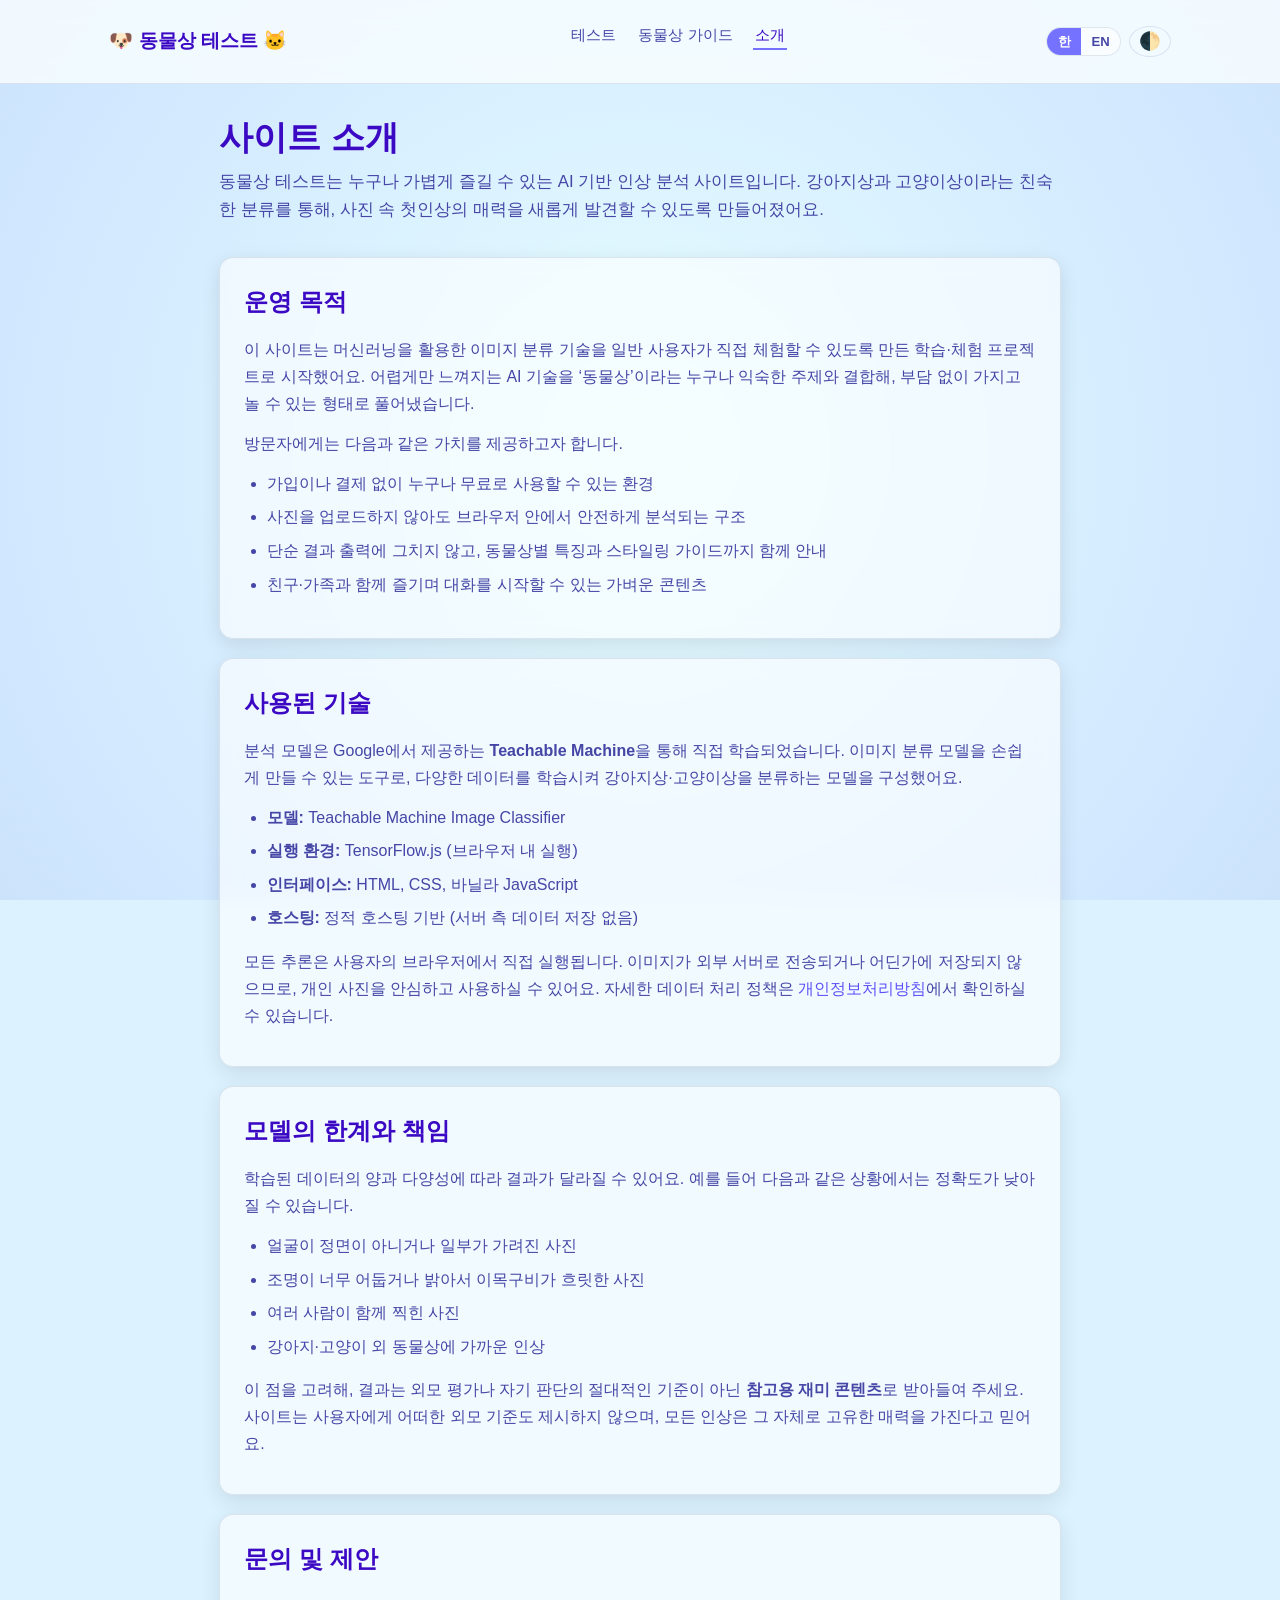
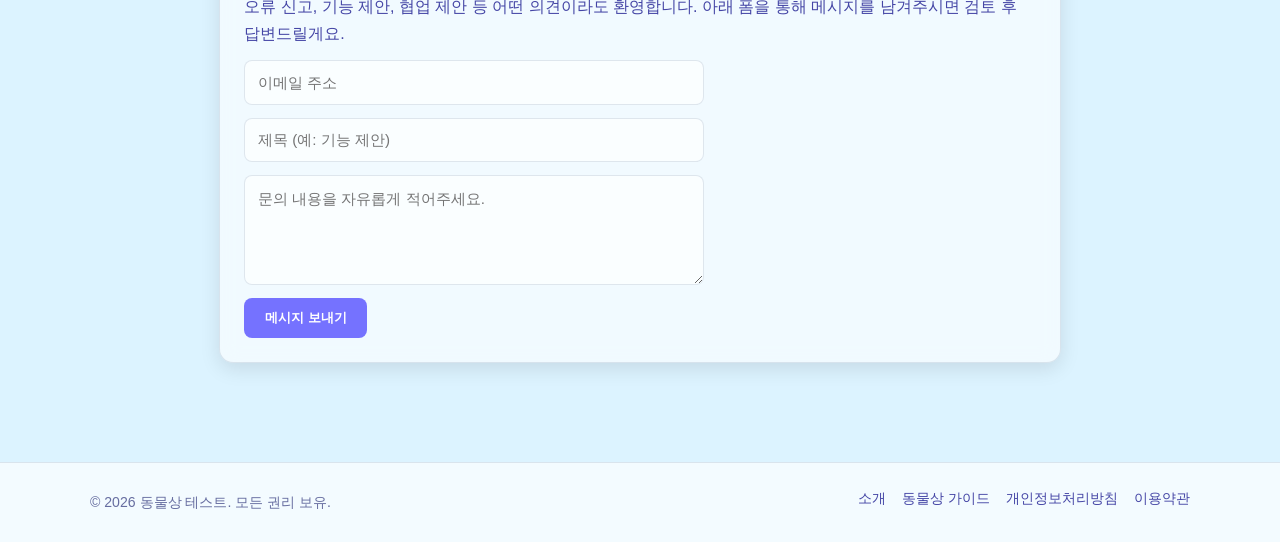
<file: about.html>
<!DOCTYPE html>
<html lang="ko">
<head>
    <meta charset="UTF-8">
    <meta name="viewport" content="width=device-width, initial-scale=1.0">
    <title>사이트 소개 - 동물상 테스트</title>
    <meta name="title-ko" content="사이트 소개 - 동물상 테스트">
    <meta name="title-en" content="About - Animal Face Test">
    <meta name="description" content="동물상 테스트 사이트의 운영 목적, 사용된 AI 기술, 그리고 문의·제안 방법을 안내합니다.">
    <meta property="og:title" content="사이트 소개 - 동물상 테스트">
    <meta property="og:description" content="동물상 테스트의 운영 목적과 기술 소개, 연락처.">
    <meta property="og:type" content="website">
    <meta property="og:locale" content="ko_KR">
    <meta property="og:locale:alternate" content="en_US">
    <link rel="canonical" href="https://juangilblue.github.io/product-builder-lecture/about.html">
    <meta name="google-adsense-account" content="ca-pub-4924318808009309">
    <!-- Google tag (gtag.js) -->
    <script async src="https://www.googletagmanager.com/gtag/js?id=G-Q1BQ98D4QX"></script>
    <script>
      window.dataLayer = window.dataLayer || [];
      function gtag(){dataLayer.push(arguments);}
      gtag('js', new Date());

      gtag('config', 'G-Q1BQ98D4QX');
    </script>
    <script type="text/javascript">
        (function(c,l,a,r,i,t,y){
            c[a]=c[a]||function(){(c[a].q=c[a].q||[]).push(arguments)};
            t=l.createElement(r);t.async=1;t.src="https://www.clarity.ms/tag/"+i;
            y=l.getElementsByTagName(r)[0];y.parentNode.insertBefore(t,y);
        })(window, document, "clarity", "script", "wqffegjokr");
    </script>
    <link rel="icon" href="data:image/svg+xml,%3Csvg xmlns='http://www.w3.org/2000/svg' viewBox='0 0 100 100'%3E%3Ctext y='.9em' font-size='90'%3E🐶%3C/text%3E%3C/svg%3E">
    <script async src="https://pagead2.googlesyndication.com/pagead/js/adsbygoogle.js?client=ca-pub-4924318808009309"
         crossorigin="anonymous"></script>
    <link rel="stylesheet" href="style.css">
    <script src="theme.js"></script>
    <script src="i18n.js"></script>
</head>
<body>
    <header class="site-header">
        <div class="nav-wrapper">
            <a href="./" class="brand">🐶 <span data-lang="ko">동물상 테스트</span><span data-lang="en">Animal Face Test</span> 🐱</a>
            <ul class="nav-links">
                <li><a href="./"><span data-lang="ko">테스트</span><span data-lang="en">Test</span></a></li>
                <li><a href="./guide.html"><span data-lang="ko">동물상 가이드</span><span data-lang="en">Guide</span></a></li>
                <li><a href="./about.html" class="active"><span data-lang="ko">소개</span><span data-lang="en">About</span></a></li>
            </ul>
            <div class="header-tools">
                <div class="lang-toggle" role="group" aria-label="Language">
                    <button class="lang-btn" data-lang-set="ko">한</button>
                    <button class="lang-btn" data-lang-set="en">EN</button>
                </div>
                <button id="theme-toggle"
                    aria-label="다크 모드 전환"
                    data-ko-aria-label="다크 모드 전환"
                    data-en-aria-label="Toggle dark mode">🌓</button>
            </div>
        </div>
    </header>

    <main>
        <h1 class="page-title" data-lang="ko">사이트 소개</h1>
        <h1 class="page-title" data-lang="en">About This Site</h1>
        <p class="page-lead" data-lang="ko">동물상 테스트는 누구나 가볍게 즐길 수 있는 AI 기반 인상 분석 사이트입니다. 강아지상과 고양이상이라는 친숙한 분류를 통해, 사진 속 첫인상의 매력을 새롭게 발견할 수 있도록 만들어졌어요.</p>
        <p class="page-lead" data-lang="en">Animal Face Test is a lightweight AI experience anyone can enjoy. Through the familiar dog-face / cat-face lens, we help you rediscover the charm in your everyday photos.</p>

        <section class="card" data-lang="ko">
            <h2>운영 목적</h2>
            <p>이 사이트는 머신러닝을 활용한 이미지 분류 기술을 일반 사용자가 직접 체험할 수 있도록 만든 학습·체험 프로젝트로 시작했어요. 어렵게만 느껴지는 AI 기술을 ‘동물상’이라는 누구나 익숙한 주제와 결합해, 부담 없이 가지고 놀 수 있는 형태로 풀어냈습니다.</p>
            <p>방문자에게는 다음과 같은 가치를 제공하고자 합니다.</p>
            <ul>
                <li>가입이나 결제 없이 누구나 무료로 사용할 수 있는 환경</li>
                <li>사진을 업로드하지 않아도 브라우저 안에서 안전하게 분석되는 구조</li>
                <li>단순 결과 출력에 그치지 않고, 동물상별 특징과 스타일링 가이드까지 함께 안내</li>
                <li>친구·가족과 함께 즐기며 대화를 시작할 수 있는 가벼운 콘텐츠</li>
            </ul>
        </section>
        <section class="card" data-lang="en">
            <h2>Why We Built This</h2>
            <p>This site started as a learning project for hands-on experience with image classification. We wanted to take what often feels like an intimidating technology and pair it with a familiar, playful theme so anyone can enjoy it.</p>
            <p>For visitors, we aim to offer:</p>
            <ul>
                <li>A free experience with no signup or payment</li>
                <li>Safe, in-browser analysis — your photo never leaves your device</li>
                <li>Not just a result, but also style guides and impression details</li>
                <li>A lightweight piece of content to enjoy with friends and family</li>
            </ul>
        </section>

        <section class="card" data-lang="ko">
            <h2>사용된 기술</h2>
            <p>분석 모델은 Google에서 제공하는 <strong>Teachable Machine</strong>을 통해 직접 학습되었습니다. 이미지 분류 모델을 손쉽게 만들 수 있는 도구로, 다양한 데이터를 학습시켜 강아지상·고양이상을 분류하는 모델을 구성했어요.</p>
            <ul>
                <li><strong>모델:</strong> Teachable Machine Image Classifier</li>
                <li><strong>실행 환경:</strong> TensorFlow.js (브라우저 내 실행)</li>
                <li><strong>인터페이스:</strong> HTML, CSS, 바닐라 JavaScript</li>
                <li><strong>호스팅:</strong> 정적 호스팅 기반 (서버 측 데이터 저장 없음)</li>
            </ul>
            <p>모든 추론은 사용자의 브라우저에서 직접 실행됩니다. 이미지가 외부 서버로 전송되거나 어딘가에 저장되지 않으므로, 개인 사진을 안심하고 사용하실 수 있어요. 자세한 데이터 처리 정책은 <a href="./privacy.html">개인정보처리방침</a>에서 확인하실 수 있습니다.</p>
        </section>
        <section class="card" data-lang="en">
            <h2>Technology Stack</h2>
            <p>The classification model was trained directly with Google's <strong>Teachable Machine</strong>. We curated training images for dog-face and cat-face impressions and wrapped the resulting model in a small static site.</p>
            <ul>
                <li><strong>Model:</strong> Teachable Machine Image Classifier</li>
                <li><strong>Runtime:</strong> TensorFlow.js (runs in the browser)</li>
                <li><strong>Interface:</strong> HTML, CSS, vanilla JavaScript</li>
                <li><strong>Hosting:</strong> Static hosting (no server-side storage)</li>
            </ul>
            <p>All inference happens locally in your browser. Your image is never transmitted or stored, so you can use personal photos with peace of mind. See the <a href="./privacy.html">Privacy Policy</a> for full details.</p>
        </section>

        <section class="card" data-lang="ko">
            <h2>모델의 한계와 책임</h2>
            <p>학습된 데이터의 양과 다양성에 따라 결과가 달라질 수 있어요. 예를 들어 다음과 같은 상황에서는 정확도가 낮아질 수 있습니다.</p>
            <ul>
                <li>얼굴이 정면이 아니거나 일부가 가려진 사진</li>
                <li>조명이 너무 어둡거나 밝아서 이목구비가 흐릿한 사진</li>
                <li>여러 사람이 함께 찍힌 사진</li>
                <li>강아지·고양이 외 동물상에 가까운 인상</li>
            </ul>
            <p>이 점을 고려해, 결과는 외모 평가나 자기 판단의 절대적인 기준이 아닌 <strong>참고용 재미 콘텐츠</strong>로 받아들여 주세요. 사이트는 사용자에게 어떠한 외모 기준도 제시하지 않으며, 모든 인상은 그 자체로 고유한 매력을 가진다고 믿어요.</p>
        </section>
        <section class="card" data-lang="en">
            <h2>Model Limitations</h2>
            <p>Accuracy depends on the volume and diversity of training data. The result may be less reliable in cases like:</p>
            <ul>
                <li>Photos that aren't front-facing, or where the face is partially blocked</li>
                <li>Lighting that's too dark or bright, washing out the features</li>
                <li>Group photos with multiple people</li>
                <li>Faces closer to other animal impressions (bear, fox, rabbit, etc.)</li>
            </ul>
            <p>Please treat the result as <strong>fun reference content</strong>, not as a verdict on appearance or character. We don't endorse any beauty standard — every impression has its own charm.</p>
        </section>

        <section class="card">
            <h2>
                <span data-lang="ko">문의 및 제안</span>
                <span data-lang="en">Contact &amp; Feedback</span>
            </h2>
            <p data-lang="ko">오류 신고, 기능 제안, 협업 제안 등 어떤 의견이라도 환영합니다. 아래 폼을 통해 메시지를 남겨주시면 검토 후 답변드릴게요.</p>
            <p data-lang="en">Bug reports, feature ideas, and collaboration inquiries are all welcome. Use the form below — we'll review every message and reply.</p>
            <form action="https://formspree.io/f/mjglpopp" method="POST" class="contact-form">
                <input type="email" name="email" required
                    placeholder="이메일 주소"
                    data-ko-placeholder="이메일 주소"
                    data-en-placeholder="Email address">
                <input type="text" name="subject"
                    placeholder="제목 (예: 기능 제안)"
                    data-ko-placeholder="제목 (예: 기능 제안)"
                    data-en-placeholder="Subject (e.g., feature request)">
                <textarea name="message" required
                    placeholder="문의 내용을 자유롭게 적어주세요."
                    data-ko-placeholder="문의 내용을 자유롭게 적어주세요."
                    data-en-placeholder="Write your message here."></textarea>
                <button type="submit">
                    <span data-lang="ko">메시지 보내기</span>
                    <span data-lang="en">Send Message</span>
                </button>
            </form>
        </section>
    </main>

    <footer class="site-footer">
        <div class="footer-wrapper">
            <div>
                <span data-lang="ko">© 2026 동물상 테스트. 모든 권리 보유.</span>
                <span data-lang="en">© 2026 Animal Face Test. All rights reserved.</span>
            </div>
            <ul class="footer-links">
                <li><a href="./about.html"><span data-lang="ko">소개</span><span data-lang="en">About</span></a></li>
                <li><a href="./guide.html"><span data-lang="ko">동물상 가이드</span><span data-lang="en">Guide</span></a></li>
                <li><a href="./privacy.html"><span data-lang="ko">개인정보처리방침</span><span data-lang="en">Privacy Policy</span></a></li>
                <li><a href="./terms.html"><span data-lang="ko">이용약관</span><span data-lang="en">Terms of Service</span></a></li>
            </ul>
        </div>
    </footer>
</body>
</html>
</file>
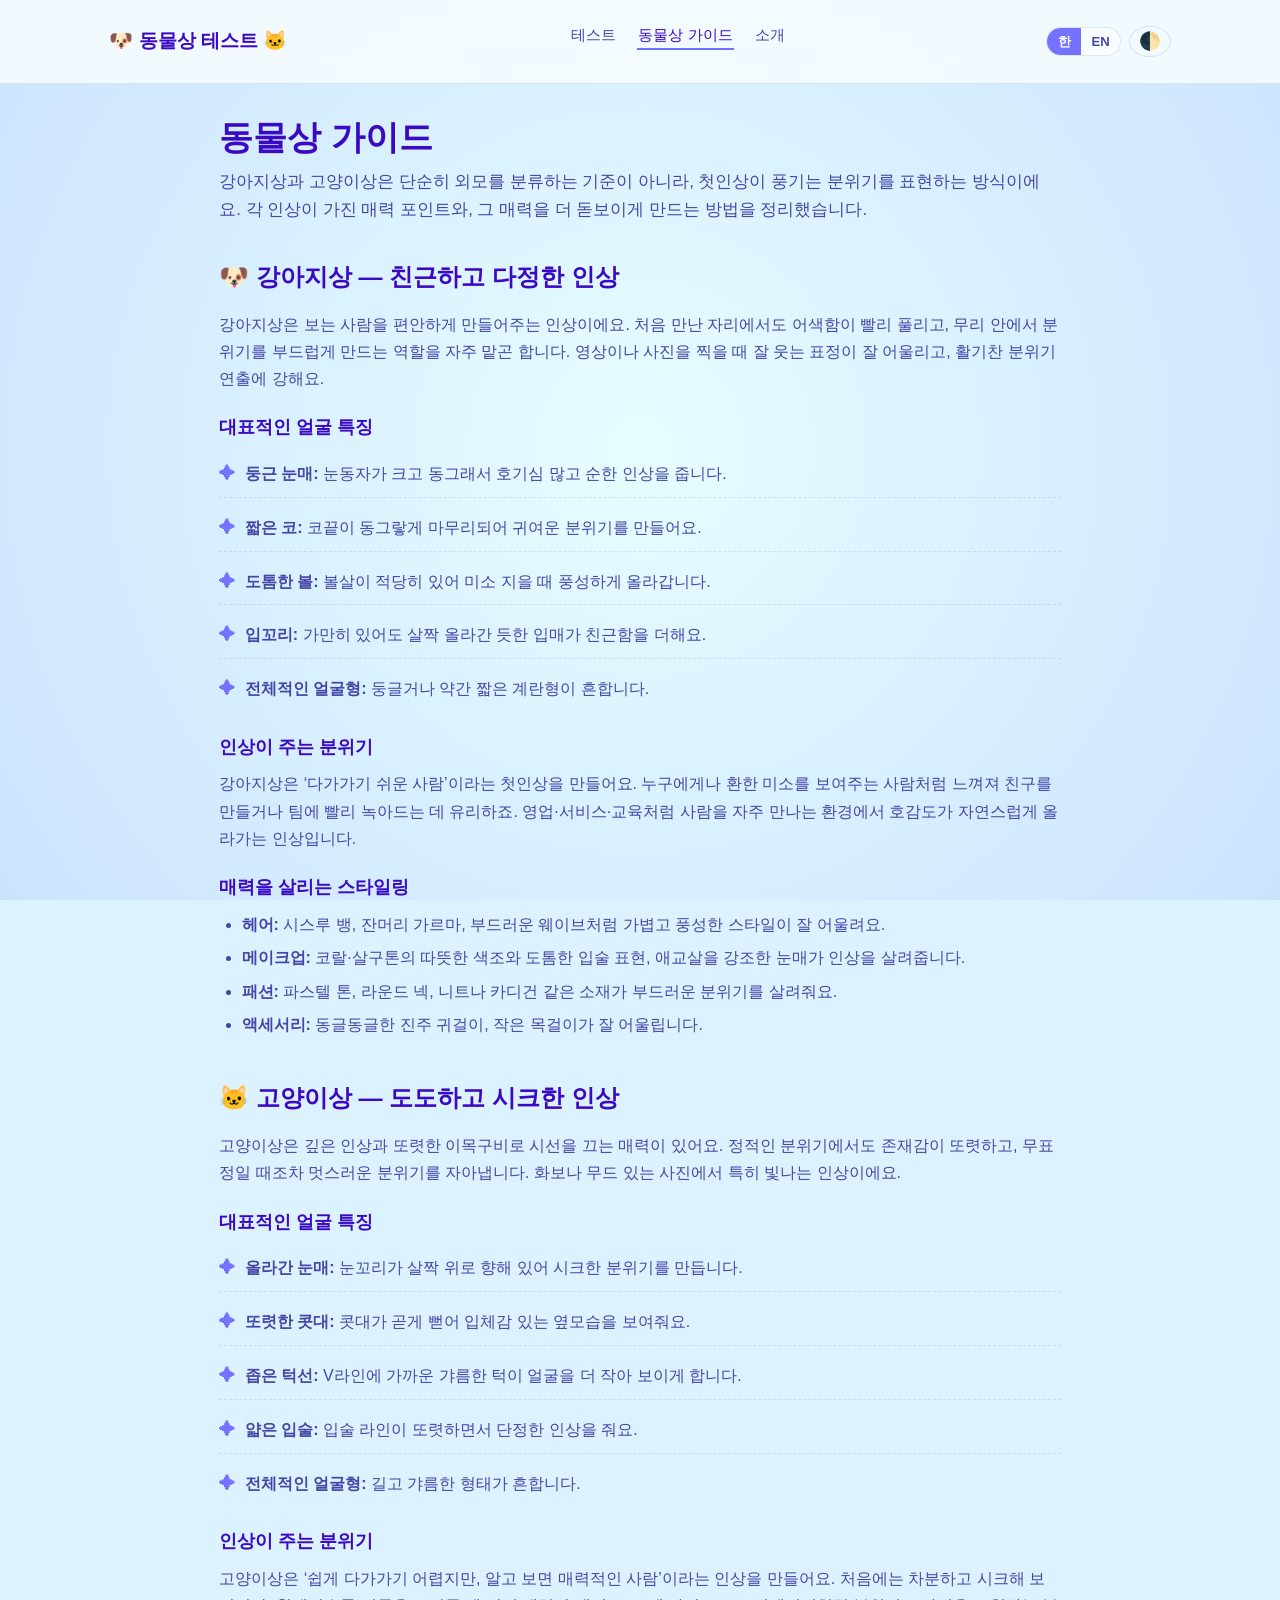
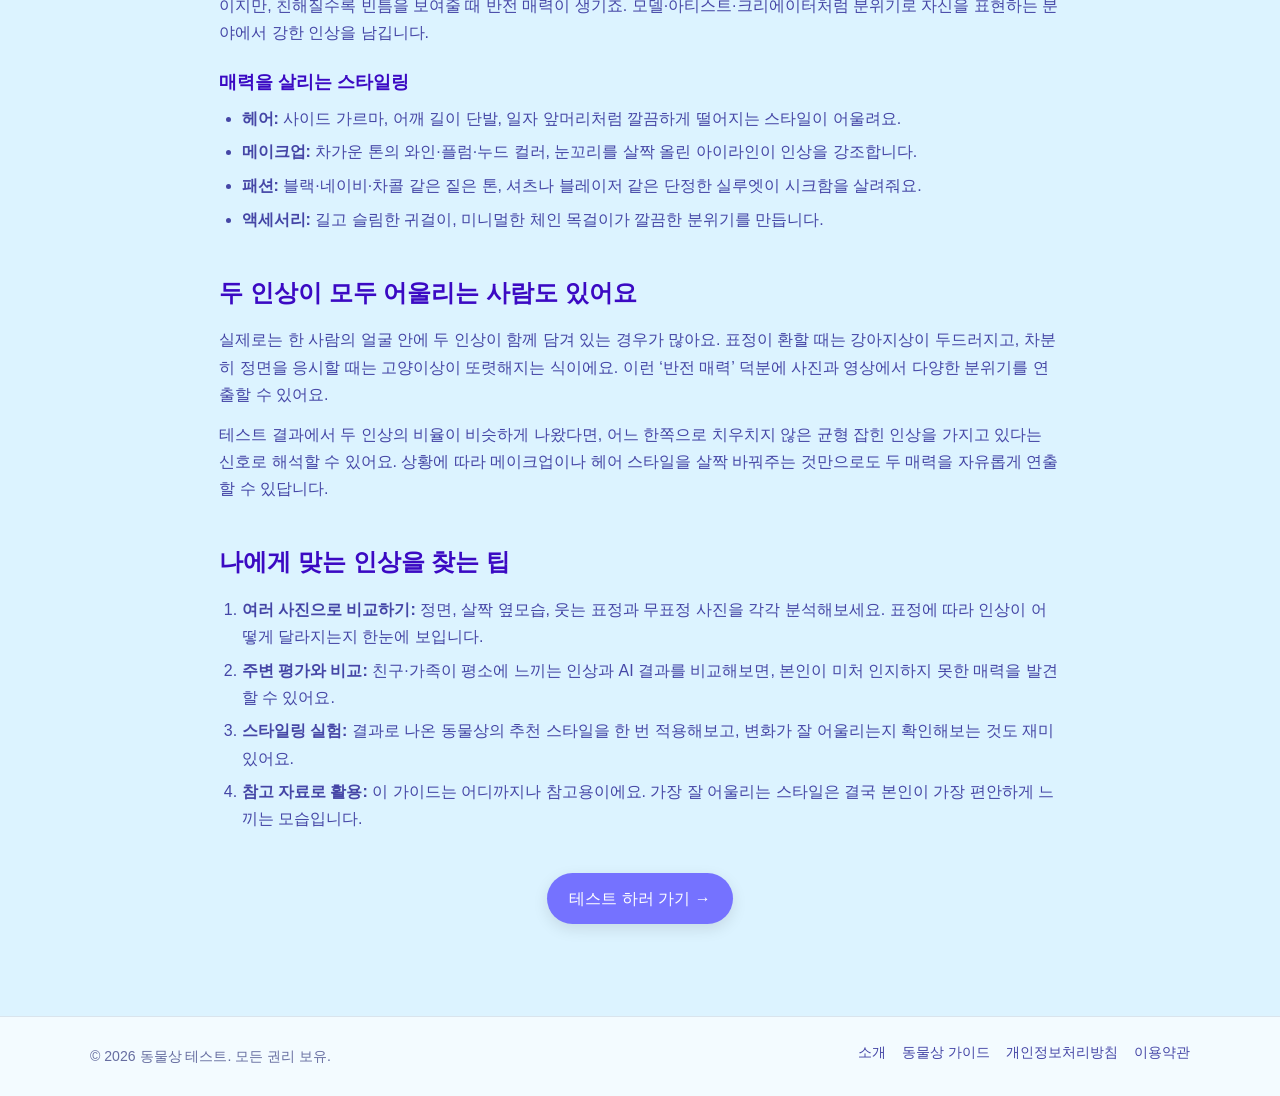
<file: guide.html>
<!DOCTYPE html>
<html lang="ko">
<head>
    <meta charset="UTF-8">
    <meta name="viewport" content="width=device-width, initial-scale=1.0">
    <title>동물상 가이드 - 강아지상·고양이상 특징과 매력 포인트</title>
    <meta name="title-ko" content="동물상 가이드 - 강아지상·고양이상 특징과 매력 포인트">
    <meta name="title-en" content="Animal Face Guide - Dog & Cat Face Features and Style Tips">
    <meta name="description" content="강아지상과 고양이상의 얼굴 특징, 인상, 어울리는 헤어·메이크업·패션 스타일까지. 동물상별 매력을 살리는 방법을 자세히 알아보세요.">
    <meta name="keywords" content="동물상 가이드, 강아지상 특징, 고양이상 특징, dog face style, cat face style">
    <meta property="og:title" content="동물상 가이드 - 강아지상·고양이상 특징과 매력 포인트">
    <meta property="og:description" content="강아지상과 고양이상의 얼굴 특징과 매력을 자세히 알아보는 가이드.">
    <meta property="og:type" content="article">
    <meta property="og:locale" content="ko_KR">
    <meta property="og:locale:alternate" content="en_US">
    <link rel="canonical" href="https://juangilblue.github.io/product-builder-lecture/guide.html">
    <meta name="google-adsense-account" content="ca-pub-4924318808009309">
    <!-- Google tag (gtag.js) -->
    <script async src="https://www.googletagmanager.com/gtag/js?id=G-Q1BQ98D4QX"></script>
    <script>
      window.dataLayer = window.dataLayer || [];
      function gtag(){dataLayer.push(arguments);}
      gtag('js', new Date());

      gtag('config', 'G-Q1BQ98D4QX');
    </script>
    <script type="text/javascript">
        (function(c,l,a,r,i,t,y){
            c[a]=c[a]||function(){(c[a].q=c[a].q||[]).push(arguments)};
            t=l.createElement(r);t.async=1;t.src="https://www.clarity.ms/tag/"+i;
            y=l.getElementsByTagName(r)[0];y.parentNode.insertBefore(t,y);
        })(window, document, "clarity", "script", "wqffegjokr");
    </script>
    <link rel="icon" href="data:image/svg+xml,%3Csvg xmlns='http://www.w3.org/2000/svg' viewBox='0 0 100 100'%3E%3Ctext y='.9em' font-size='90'%3E🐶%3C/text%3E%3C/svg%3E">
    <script async src="https://pagead2.googlesyndication.com/pagead/js/adsbygoogle.js?client=ca-pub-4924318808009309"
         crossorigin="anonymous"></script>
    <link rel="stylesheet" href="style.css">
    <script src="theme.js"></script>
    <script src="i18n.js"></script>
</head>
<body>
    <header class="site-header">
        <div class="nav-wrapper">
            <a href="./" class="brand">🐶 <span data-lang="ko">동물상 테스트</span><span data-lang="en">Animal Face Test</span> 🐱</a>
            <ul class="nav-links">
                <li><a href="./"><span data-lang="ko">테스트</span><span data-lang="en">Test</span></a></li>
                <li><a href="./guide.html" class="active"><span data-lang="ko">동물상 가이드</span><span data-lang="en">Guide</span></a></li>
                <li><a href="./about.html"><span data-lang="ko">소개</span><span data-lang="en">About</span></a></li>
            </ul>
            <div class="header-tools">
                <div class="lang-toggle" role="group" aria-label="Language">
                    <button class="lang-btn" data-lang-set="ko">한</button>
                    <button class="lang-btn" data-lang-set="en">EN</button>
                </div>
                <button id="theme-toggle"
                    aria-label="다크 모드 전환"
                    data-ko-aria-label="다크 모드 전환"
                    data-en-aria-label="Toggle dark mode">🌓</button>
            </div>
        </div>
    </header>

    <main>
        <h1 class="page-title" data-lang="ko">동물상 가이드</h1>
        <h1 class="page-title" data-lang="en">Animal Face Guide</h1>
        <p class="page-lead" data-lang="ko">강아지상과 고양이상은 단순히 외모를 분류하는 기준이 아니라, 첫인상이 풍기는 분위기를 표현하는 방식이에요. 각 인상이 가진 매력 포인트와, 그 매력을 더 돋보이게 만드는 방법을 정리했습니다.</p>
        <p class="page-lead" data-lang="en">Dog-face and cat-face aren't strict appearance categories — they describe the vibe a face gives off at first glance. This page breaks down the strengths of each impression and how to bring them out.</p>

        <section data-lang="ko">
            <h2>🐶 강아지상 — 친근하고 다정한 인상</h2>
            <p>강아지상은 보는 사람을 편안하게 만들어주는 인상이에요. 처음 만난 자리에서도 어색함이 빨리 풀리고, 무리 안에서 분위기를 부드럽게 만드는 역할을 자주 맡곤 합니다. 영상이나 사진을 찍을 때 잘 웃는 표정이 잘 어울리고, 활기찬 분위기 연출에 강해요.</p>

            <h3>대표적인 얼굴 특징</h3>
            <ul class="feature-list">
                <li><strong>둥근 눈매:</strong> 눈동자가 크고 동그래서 호기심 많고 순한 인상을 줍니다.</li>
                <li><strong>짧은 코:</strong> 코끝이 동그랗게 마무리되어 귀여운 분위기를 만들어요.</li>
                <li><strong>도톰한 볼:</strong> 볼살이 적당히 있어 미소 지을 때 풍성하게 올라갑니다.</li>
                <li><strong>입꼬리:</strong> 가만히 있어도 살짝 올라간 듯한 입매가 친근함을 더해요.</li>
                <li><strong>전체적인 얼굴형:</strong> 둥글거나 약간 짧은 계란형이 흔합니다.</li>
            </ul>

            <h3>인상이 주는 분위기</h3>
            <p>강아지상은 ‘다가가기 쉬운 사람’이라는 첫인상을 만들어요. 누구에게나 환한 미소를 보여주는 사람처럼 느껴져 친구를 만들거나 팀에 빨리 녹아드는 데 유리하죠. 영업·서비스·교육처럼 사람을 자주 만나는 환경에서 호감도가 자연스럽게 올라가는 인상입니다.</p>

            <h3>매력을 살리는 스타일링</h3>
            <ul>
                <li><strong>헤어:</strong> 시스루 뱅, 잔머리 가르마, 부드러운 웨이브처럼 가볍고 풍성한 스타일이 잘 어울려요.</li>
                <li><strong>메이크업:</strong> 코랄·살구톤의 따뜻한 색조와 도톰한 입술 표현, 애교살을 강조한 눈매가 인상을 살려줍니다.</li>
                <li><strong>패션:</strong> 파스텔 톤, 라운드 넥, 니트나 카디건 같은 소재가 부드러운 분위기를 살려줘요.</li>
                <li><strong>액세서리:</strong> 동글동글한 진주 귀걸이, 작은 목걸이가 잘 어울립니다.</li>
            </ul>
        </section>

        <section data-lang="en">
            <h2>🐶 Dog Face — A Warm, Approachable Look</h2>
            <p>The dog-face vibe puts people at ease. Conversations start easily even with strangers, and dog-face folks often play the role of softening the mood in a group. They photograph beautifully when smiling and are great at projecting bright, energetic moments.</p>

            <h3>Common Facial Features</h3>
            <ul class="feature-list">
                <li><strong>Rounded eyes:</strong> Large, round pupils give a curious and gentle impression.</li>
                <li><strong>Short nose:</strong> A round nose tip adds a cute touch.</li>
                <li><strong>Plump cheeks:</strong> Soft cheek volume rises when smiling.</li>
                <li><strong>Mouth corners:</strong> A slight upward lift even at rest gives off friendliness.</li>
                <li><strong>Face shape:</strong> Round or slightly short oval shapes are typical.</li>
            </ul>

            <h3>The Vibe You Project</h3>
            <p>Dog-face people read as "easy to approach." They feel like someone who smiles at everyone, which helps them make friends quickly and fit into teams smoothly. In customer-facing roles like sales, service, or teaching, this impression naturally builds likability.</p>

            <h3>Styling That Brings Out the Charm</h3>
            <ul>
                <li><strong>Hair:</strong> See-through bangs, side-swept wisps, and soft waves — light and voluminous styles suit you.</li>
                <li><strong>Makeup:</strong> Coral and apricot tones, fuller lip looks, and aegyo-sal under-eye shading enhance your impression.</li>
                <li><strong>Fashion:</strong> Pastels, round necklines, and soft fabrics like knits or cardigans match the gentle vibe.</li>
                <li><strong>Accessories:</strong> Round pearl earrings and dainty necklaces work well.</li>
            </ul>
        </section>

        <section data-lang="ko">
            <h2>🐱 고양이상 — 도도하고 시크한 인상</h2>
            <p>고양이상은 깊은 인상과 또렷한 이목구비로 시선을 끄는 매력이 있어요. 정적인 분위기에서도 존재감이 또렷하고, 무표정일 때조차 멋스러운 분위기를 자아냅니다. 화보나 무드 있는 사진에서 특히 빛나는 인상이에요.</p>

            <h3>대표적인 얼굴 특징</h3>
            <ul class="feature-list">
                <li><strong>올라간 눈매:</strong> 눈꼬리가 살짝 위로 향해 있어 시크한 분위기를 만듭니다.</li>
                <li><strong>또렷한 콧대:</strong> 콧대가 곧게 뻗어 입체감 있는 옆모습을 보여줘요.</li>
                <li><strong>좁은 턱선:</strong> V라인에 가까운 갸름한 턱이 얼굴을 더 작아 보이게 합니다.</li>
                <li><strong>얇은 입술:</strong> 입술 라인이 또렷하면서 단정한 인상을 줘요.</li>
                <li><strong>전체적인 얼굴형:</strong> 길고 갸름한 형태가 흔합니다.</li>
            </ul>

            <h3>인상이 주는 분위기</h3>
            <p>고양이상은 ‘쉽게 다가가기 어렵지만, 알고 보면 매력적인 사람’이라는 인상을 만들어요. 처음에는 차분하고 시크해 보이지만, 친해질수록 빈틈을 보여줄 때 반전 매력이 생기죠. 모델·아티스트·크리에이터처럼 분위기로 자신을 표현하는 분야에서 강한 인상을 남깁니다.</p>

            <h3>매력을 살리는 스타일링</h3>
            <ul>
                <li><strong>헤어:</strong> 사이드 가르마, 어깨 길이 단발, 일자 앞머리처럼 깔끔하게 떨어지는 스타일이 어울려요.</li>
                <li><strong>메이크업:</strong> 차가운 톤의 와인·플럼·누드 컬러, 눈꼬리를 살짝 올린 아이라인이 인상을 강조합니다.</li>
                <li><strong>패션:</strong> 블랙·네이비·차콜 같은 짙은 톤, 셔츠나 블레이저 같은 단정한 실루엣이 시크함을 살려줘요.</li>
                <li><strong>액세서리:</strong> 길고 슬림한 귀걸이, 미니멀한 체인 목걸이가 깔끔한 분위기를 만듭니다.</li>
            </ul>
        </section>

        <section data-lang="en">
            <h2>🐱 Cat Face — Aloof and Chic</h2>
            <p>The cat-face vibe pulls attention through striking, well-defined features. There's a quiet but distinct presence even at rest, and a cool atmosphere even with a neutral expression. It shines in editorial photography and moody portraits.</p>

            <h3>Common Facial Features</h3>
            <ul class="feature-list">
                <li><strong>Upturned eyes:</strong> Outer eye corners that lift slightly create a chic vibe.</li>
                <li><strong>Sharp nose bridge:</strong> A clean, straight bridge gives the profile dimension.</li>
                <li><strong>Narrow jawline:</strong> A V-line jaw makes the face look smaller and refined.</li>
                <li><strong>Thin lips:</strong> A clean lip line adds polish.</li>
                <li><strong>Face shape:</strong> Long, slender shapes are typical.</li>
            </ul>

            <h3>The Vibe You Project</h3>
            <p>Cat-face people read as "hard to approach at first, but charming once you know them." The reserved exterior turns into reverse charm when warmth peeks through. This impression leaves a strong mark in fields like modeling, art, and content creation, where atmosphere is part of self-expression.</p>

            <h3>Styling That Brings Out the Charm</h3>
            <ul>
                <li><strong>Hair:</strong> Side parts, shoulder-length cuts, and straight bangs — clean, structured styles suit you.</li>
                <li><strong>Makeup:</strong> Cool wines, plums, and nude tones, plus a slightly cat-eyed liner, sharpen your features.</li>
                <li><strong>Fashion:</strong> Black, navy, and charcoal tones with crisp silhouettes like shirts or blazers reinforce the chic vibe.</li>
                <li><strong>Accessories:</strong> Long, slim earrings and minimal chain necklaces keep things clean.</li>
            </ul>
        </section>

        <section data-lang="ko">
            <h2>두 인상이 모두 어울리는 사람도 있어요</h2>
            <p>실제로는 한 사람의 얼굴 안에 두 인상이 함께 담겨 있는 경우가 많아요. 표정이 환할 때는 강아지상이 두드러지고, 차분히 정면을 응시할 때는 고양이상이 또렷해지는 식이에요. 이런 ‘반전 매력’ 덕분에 사진과 영상에서 다양한 분위기를 연출할 수 있어요.</p>
            <p>테스트 결과에서 두 인상의 비율이 비슷하게 나왔다면, 어느 한쪽으로 치우치지 않은 균형 잡힌 인상을 가지고 있다는 신호로 해석할 수 있어요. 상황에 따라 메이크업이나 헤어 스타일을 살짝 바꿔주는 것만으로도 두 매력을 자유롭게 연출할 수 있답니다.</p>
        </section>
        <section data-lang="en">
            <h2>Some Faces Carry Both Vibes</h2>
            <p>Many people actually hold both impressions in a single face. A bright smile leans dog, a calm forward gaze leans cat. This "reverse charm" lets you flex very different moods in photos and videos.</p>
            <p>If your test result is balanced, you have a face that doesn't lean too far either way. With small tweaks in makeup or hair, you can switch between both impressions depending on the situation.</p>
        </section>

        <section data-lang="ko">
            <h2>나에게 맞는 인상을 찾는 팁</h2>
            <ol>
                <li><strong>여러 사진으로 비교하기:</strong> 정면, 살짝 옆모습, 웃는 표정과 무표정 사진을 각각 분석해보세요. 표정에 따라 인상이 어떻게 달라지는지 한눈에 보입니다.</li>
                <li><strong>주변 평가와 비교:</strong> 친구·가족이 평소에 느끼는 인상과 AI 결과를 비교해보면, 본인이 미처 인지하지 못한 매력을 발견할 수 있어요.</li>
                <li><strong>스타일링 실험:</strong> 결과로 나온 동물상의 추천 스타일을 한 번 적용해보고, 변화가 잘 어울리는지 확인해보는 것도 재미있어요.</li>
                <li><strong>참고 자료로 활용:</strong> 이 가이드는 어디까지나 참고용이에요. 가장 잘 어울리는 스타일은 결국 본인이 가장 편안하게 느끼는 모습입니다.</li>
            </ol>
        </section>
        <section data-lang="en">
            <h2>Tips for Finding the Right Vibe</h2>
            <ol>
                <li><strong>Compare multiple photos:</strong> Analyze front, side, smiling, and neutral shots. You'll see how your vibe shifts with expression.</li>
                <li><strong>Cross-check with friends:</strong> Compare the AI result with how friends and family read your impression. You may discover charm you didn't notice yourself.</li>
                <li><strong>Experiment with styling:</strong> Try the recommended look once and see if it suits you.</li>
                <li><strong>Use it as a reference:</strong> This guide is just a starting point. The best style is always whatever feels most like you.</li>
            </ol>
        </section>

        <p style="text-align: center; margin-top: 2rem;">
            <a href="./" class="action-btn" style="display: inline-block;">
                <span data-lang="ko">테스트 하러 가기 →</span>
                <span data-lang="en">Take the Test →</span>
            </a>
        </p>
    </main>

    <footer class="site-footer">
        <div class="footer-wrapper">
            <div>
                <span data-lang="ko">© 2026 동물상 테스트. 모든 권리 보유.</span>
                <span data-lang="en">© 2026 Animal Face Test. All rights reserved.</span>
            </div>
            <ul class="footer-links">
                <li><a href="./about.html"><span data-lang="ko">소개</span><span data-lang="en">About</span></a></li>
                <li><a href="./guide.html"><span data-lang="ko">동물상 가이드</span><span data-lang="en">Guide</span></a></li>
                <li><a href="./privacy.html"><span data-lang="ko">개인정보처리방침</span><span data-lang="en">Privacy Policy</span></a></li>
                <li><a href="./terms.html"><span data-lang="ko">이용약관</span><span data-lang="en">Terms of Service</span></a></li>
            </ul>
        </div>
    </footer>
</body>
</html>
</file>
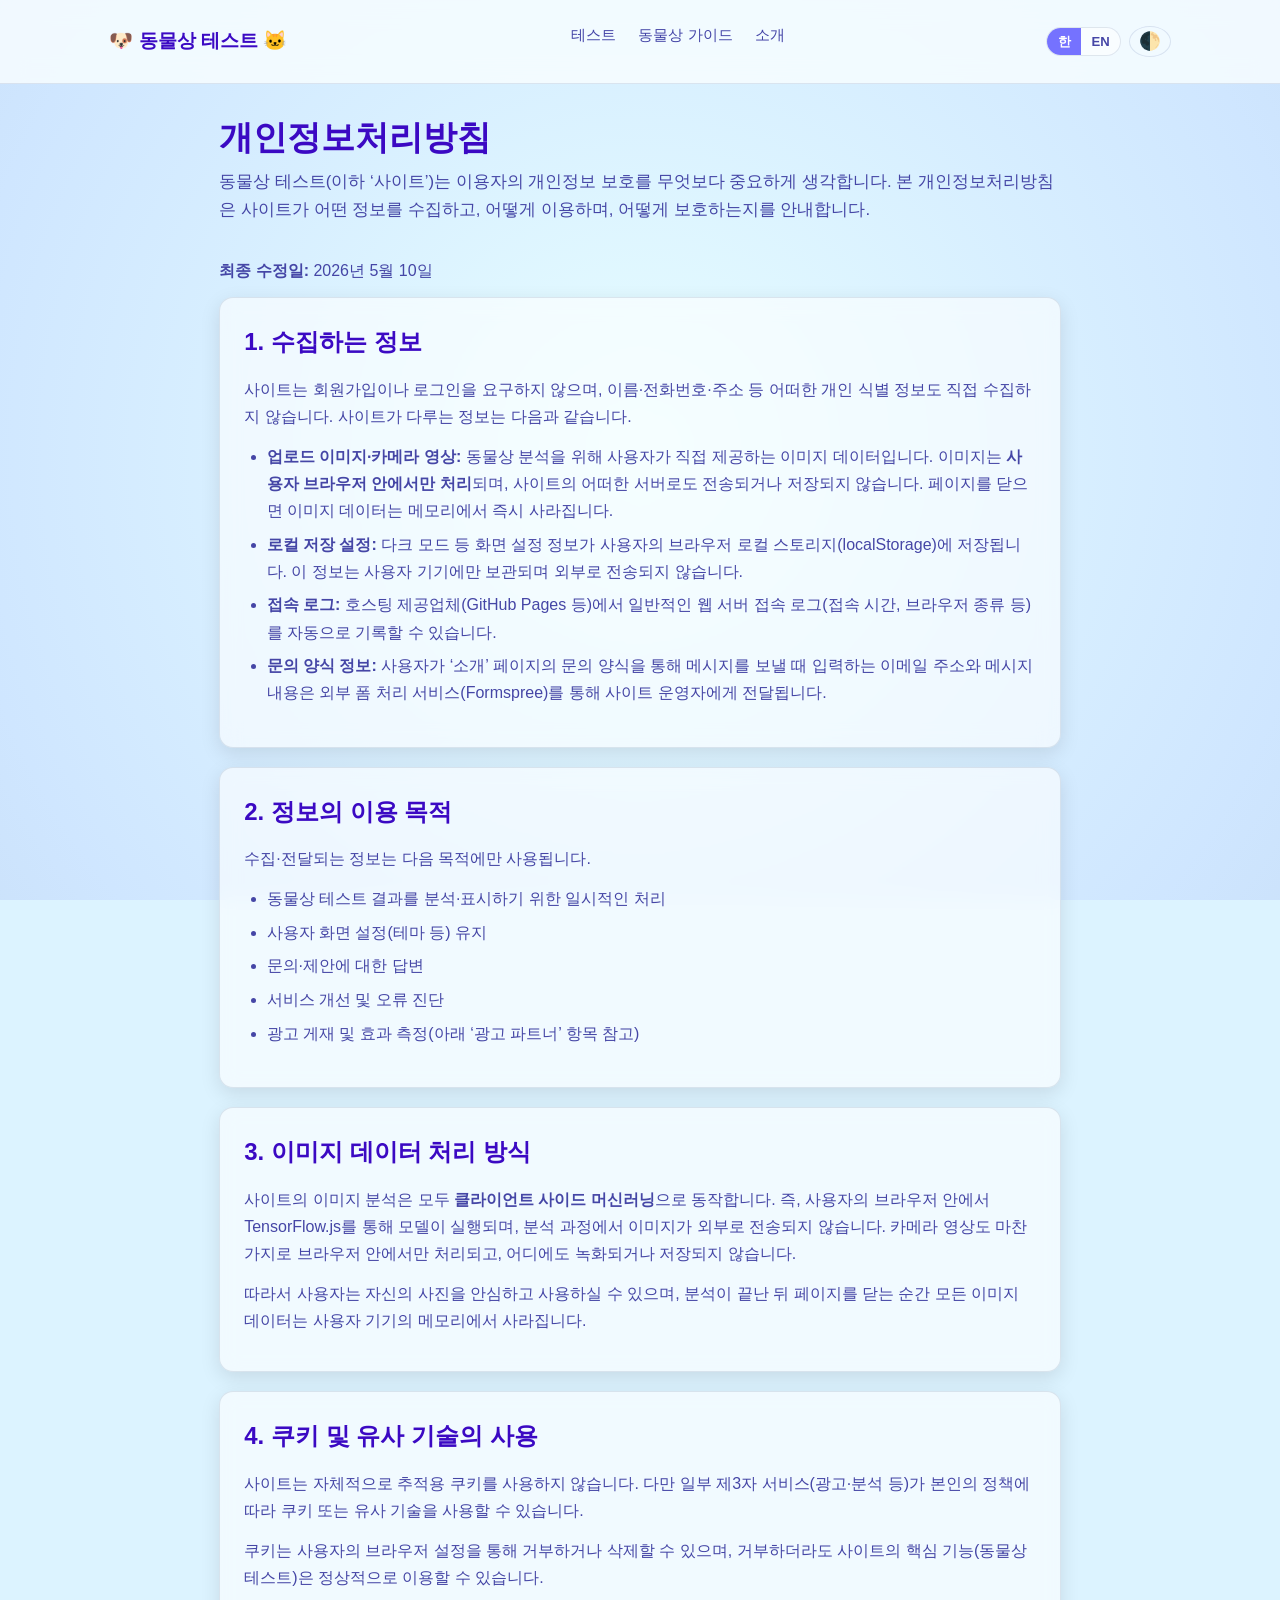
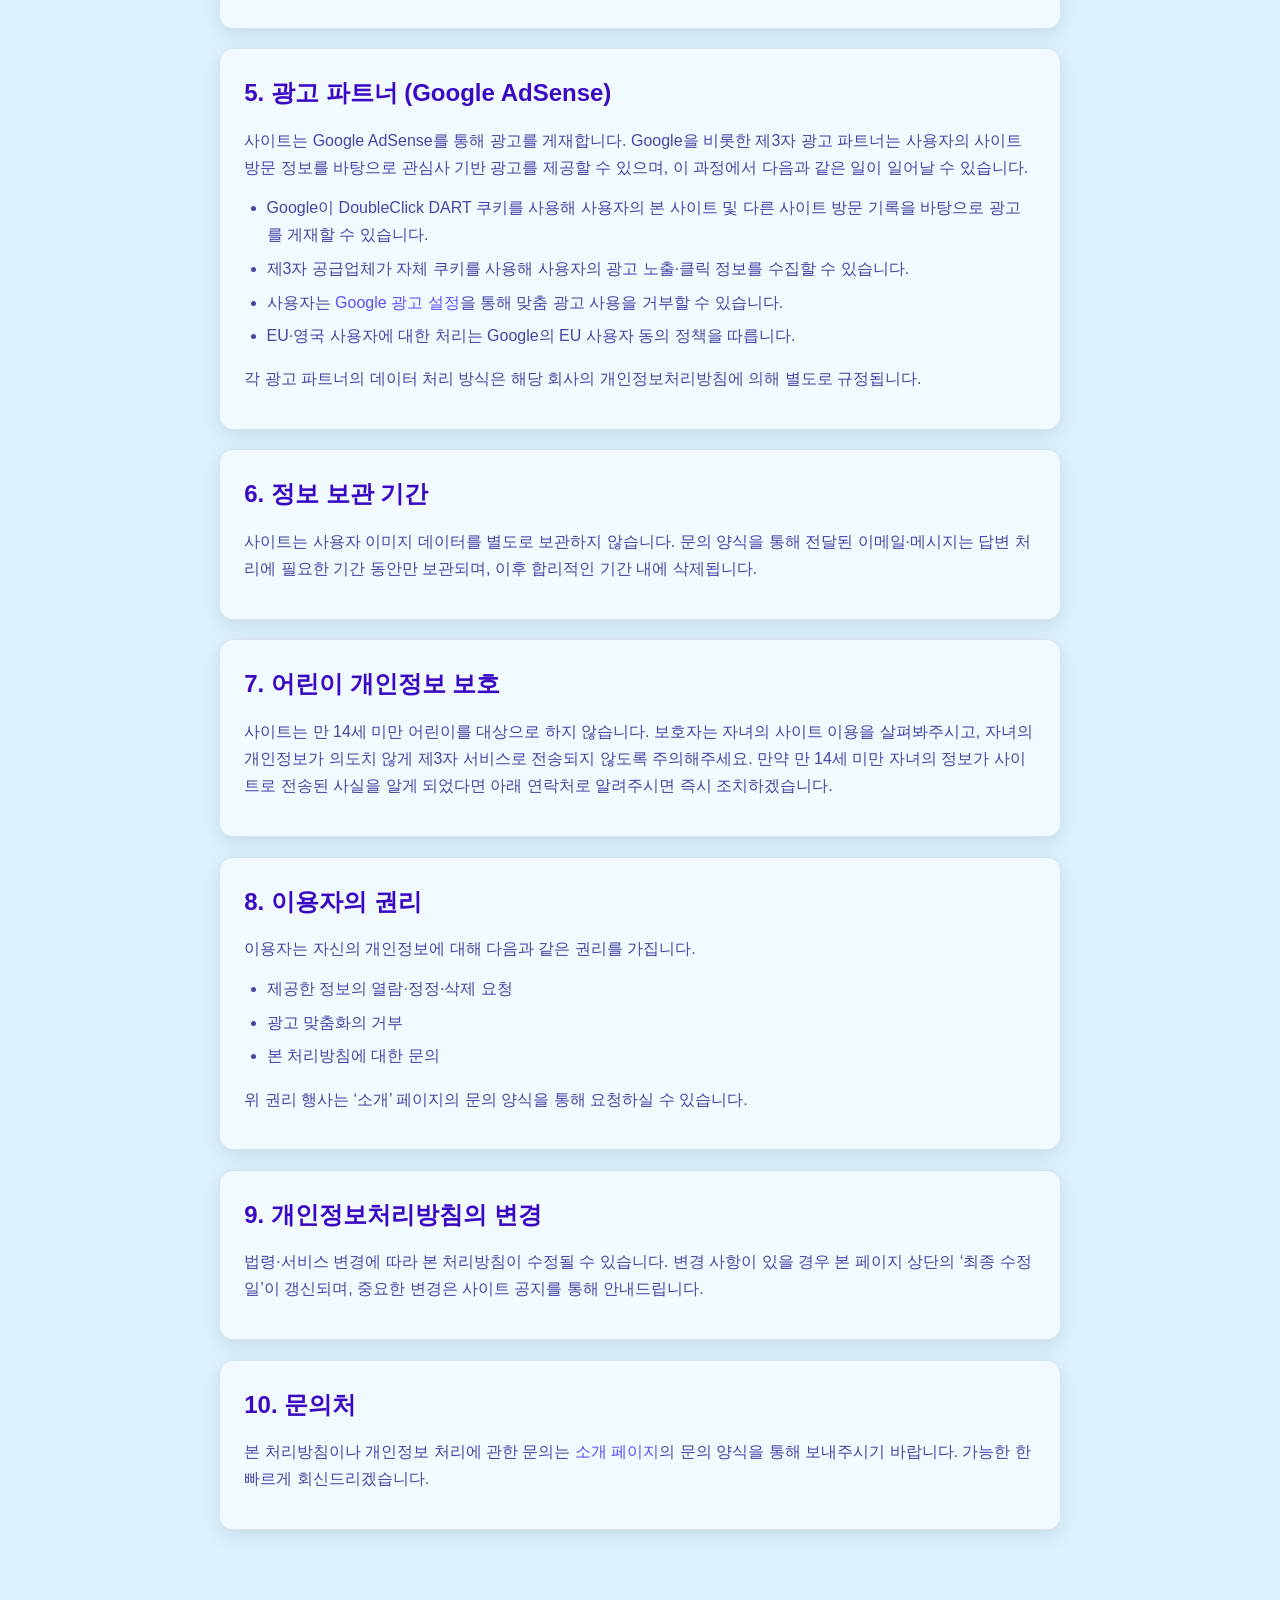
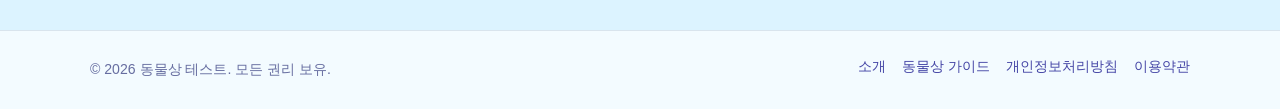
<file: privacy.html>
<!DOCTYPE html>
<html lang="ko">
<head>
    <meta charset="UTF-8">
    <meta name="viewport" content="width=device-width, initial-scale=1.0">
    <title>개인정보처리방침 - 동물상 테스트</title>
    <meta name="title-ko" content="개인정보처리방침 - 동물상 테스트">
    <meta name="title-en" content="Privacy Policy - Animal Face Test">
    <meta name="description" content="동물상 테스트 사이트의 개인정보처리방침 - 사용자 사진 처리 방식, 쿠키 사용, 광고 파트너 안내.">
    <meta name="robots" content="index, follow">
    <link rel="canonical" href="https://juangilblue.github.io/product-builder-lecture/privacy.html">
    <meta name="google-adsense-account" content="ca-pub-4924318808009309">
    <!-- Google tag (gtag.js) -->
    <script async src="https://www.googletagmanager.com/gtag/js?id=G-Q1BQ98D4QX"></script>
    <script>
      window.dataLayer = window.dataLayer || [];
      function gtag(){dataLayer.push(arguments);}
      gtag('js', new Date());

      gtag('config', 'G-Q1BQ98D4QX');
    </script>
    <script type="text/javascript">
        (function(c,l,a,r,i,t,y){
            c[a]=c[a]||function(){(c[a].q=c[a].q||[]).push(arguments)};
            t=l.createElement(r);t.async=1;t.src="https://www.clarity.ms/tag/"+i;
            y=l.getElementsByTagName(r)[0];y.parentNode.insertBefore(t,y);
        })(window, document, "clarity", "script", "wqffegjokr");
    </script>
    <link rel="icon" href="data:image/svg+xml,%3Csvg xmlns='http://www.w3.org/2000/svg' viewBox='0 0 100 100'%3E%3Ctext y='.9em' font-size='90'%3E🐶%3C/text%3E%3C/svg%3E">
    <script async src="https://pagead2.googlesyndication.com/pagead/js/adsbygoogle.js?client=ca-pub-4924318808009309"
         crossorigin="anonymous"></script>
    <link rel="stylesheet" href="style.css">
    <script src="theme.js"></script>
    <script src="i18n.js"></script>
</head>
<body>
    <header class="site-header">
        <div class="nav-wrapper">
            <a href="./" class="brand">🐶 <span data-lang="ko">동물상 테스트</span><span data-lang="en">Animal Face Test</span> 🐱</a>
            <ul class="nav-links">
                <li><a href="./"><span data-lang="ko">테스트</span><span data-lang="en">Test</span></a></li>
                <li><a href="./guide.html"><span data-lang="ko">동물상 가이드</span><span data-lang="en">Guide</span></a></li>
                <li><a href="./about.html"><span data-lang="ko">소개</span><span data-lang="en">About</span></a></li>
            </ul>
            <div class="header-tools">
                <div class="lang-toggle" role="group" aria-label="Language">
                    <button class="lang-btn" data-lang-set="ko">한</button>
                    <button class="lang-btn" data-lang-set="en">EN</button>
                </div>
                <button id="theme-toggle"
                    aria-label="다크 모드 전환"
                    data-ko-aria-label="다크 모드 전환"
                    data-en-aria-label="Toggle dark mode">🌓</button>
            </div>
        </div>
    </header>

    <main>
        <h1 class="page-title" data-lang="ko">개인정보처리방침</h1>
        <h1 class="page-title" data-lang="en">Privacy Policy</h1>
        <p class="page-lead" data-lang="ko">동물상 테스트(이하 ‘사이트’)는 이용자의 개인정보 보호를 무엇보다 중요하게 생각합니다. 본 개인정보처리방침은 사이트가 어떤 정보를 수집하고, 어떻게 이용하며, 어떻게 보호하는지를 안내합니다.</p>
        <p class="page-lead" data-lang="en">Animal Face Test ("the Site") considers user privacy a top priority. This Privacy Policy explains what information the Site collects, how it is used, and how it is protected.</p>
        <p>
            <span data-lang="ko"><strong>최종 수정일:</strong> 2026년 5월 10일</span>
            <span data-lang="en"><strong>Last updated:</strong> May 10, 2026</span>
        </p>

        <section class="card" data-lang="ko">
            <h2>1. 수집하는 정보</h2>
            <p>사이트는 회원가입이나 로그인을 요구하지 않으며, 이름·전화번호·주소 등 어떠한 개인 식별 정보도 직접 수집하지 않습니다. 사이트가 다루는 정보는 다음과 같습니다.</p>
            <ul>
                <li><strong>업로드 이미지·카메라 영상:</strong> 동물상 분석을 위해 사용자가 직접 제공하는 이미지 데이터입니다. 이미지는 <strong>사용자 브라우저 안에서만 처리</strong>되며, 사이트의 어떠한 서버로도 전송되거나 저장되지 않습니다. 페이지를 닫으면 이미지 데이터는 메모리에서 즉시 사라집니다.</li>
                <li><strong>로컬 저장 설정:</strong> 다크 모드 등 화면 설정 정보가 사용자의 브라우저 로컬 스토리지(localStorage)에 저장됩니다. 이 정보는 사용자 기기에만 보관되며 외부로 전송되지 않습니다.</li>
                <li><strong>접속 로그:</strong> 호스팅 제공업체(GitHub Pages 등)에서 일반적인 웹 서버 접속 로그(접속 시간, 브라우저 종류 등)를 자동으로 기록할 수 있습니다.</li>
                <li><strong>문의 양식 정보:</strong> 사용자가 ‘소개’ 페이지의 문의 양식을 통해 메시지를 보낼 때 입력하는 이메일 주소와 메시지 내용은 외부 폼 처리 서비스(Formspree)를 통해 사이트 운영자에게 전달됩니다.</li>
            </ul>
        </section>
        <section class="card" data-lang="en">
            <h2>1. Information We Collect</h2>
            <p>The Site does not require sign-up or login and does not directly collect personally identifying information like names, phone numbers, or addresses. The data the Site handles is as follows:</p>
            <ul>
                <li><strong>Uploaded images / camera frames:</strong> Image data you provide for analysis. Images are <strong>processed entirely inside your browser</strong> and are never transmitted to or stored on any server. They disappear from memory the moment you close the page.</li>
                <li><strong>Local preferences:</strong> Display settings such as dark mode are stored in your browser's localStorage. This data stays on your device and is never sent externally.</li>
                <li><strong>Access logs:</strong> The hosting provider (e.g., GitHub Pages) may automatically record standard web access logs such as access time and browser type.</li>
                <li><strong>Contact form data:</strong> Email addresses and message content submitted through the contact form on the About page are forwarded to the Site operator via an external form service (Formspree).</li>
            </ul>
        </section>

        <section class="card" data-lang="ko">
            <h2>2. 정보의 이용 목적</h2>
            <p>수집·전달되는 정보는 다음 목적에만 사용됩니다.</p>
            <ul>
                <li>동물상 테스트 결과를 분석·표시하기 위한 일시적인 처리</li>
                <li>사용자 화면 설정(테마 등) 유지</li>
                <li>문의·제안에 대한 답변</li>
                <li>서비스 개선 및 오류 진단</li>
                <li>광고 게재 및 효과 측정(아래 ‘광고 파트너’ 항목 참고)</li>
            </ul>
        </section>
        <section class="card" data-lang="en">
            <h2>2. How We Use the Information</h2>
            <p>The data described above is used only for:</p>
            <ul>
                <li>Temporary processing to compute and display test results</li>
                <li>Persisting your display preferences (such as theme)</li>
                <li>Responding to inquiries and feedback</li>
                <li>Improving the Site and diagnosing errors</li>
                <li>Serving ads and measuring ad performance (see "Advertising Partners" below)</li>
            </ul>
        </section>

        <section class="card" data-lang="ko">
            <h2>3. 이미지 데이터 처리 방식</h2>
            <p>사이트의 이미지 분석은 모두 <strong>클라이언트 사이드 머신러닝</strong>으로 동작합니다. 즉, 사용자의 브라우저 안에서 TensorFlow.js를 통해 모델이 실행되며, 분석 과정에서 이미지가 외부로 전송되지 않습니다. 카메라 영상도 마찬가지로 브라우저 안에서만 처리되고, 어디에도 녹화되거나 저장되지 않습니다.</p>
            <p>따라서 사용자는 자신의 사진을 안심하고 사용하실 수 있으며, 분석이 끝난 뒤 페이지를 닫는 순간 모든 이미지 데이터는 사용자 기기의 메모리에서 사라집니다.</p>
        </section>
        <section class="card" data-lang="en">
            <h2>3. How Image Data Is Handled</h2>
            <p>All image analysis runs as <strong>client-side machine learning</strong>. The model executes inside your browser via TensorFlow.js, and no image is sent externally during analysis. Camera frames are also processed locally and are never recorded or stored.</p>
            <p>You can use your own photos with confidence — once you close the page, all image data is wiped from your device's memory.</p>
        </section>

        <section class="card" data-lang="ko">
            <h2>4. 쿠키 및 유사 기술의 사용</h2>
            <p>사이트는 자체적으로 추적용 쿠키를 사용하지 않습니다. 다만 일부 제3자 서비스(광고·분석 등)가 본인의 정책에 따라 쿠키 또는 유사 기술을 사용할 수 있습니다.</p>
            <p>쿠키는 사용자의 브라우저 설정을 통해 거부하거나 삭제할 수 있으며, 거부하더라도 사이트의 핵심 기능(동물상 테스트)은 정상적으로 이용할 수 있습니다.</p>
        </section>
        <section class="card" data-lang="en">
            <h2>4. Cookies and Similar Technologies</h2>
            <p>The Site does not use its own tracking cookies. Some third-party services (e.g., advertising or analytics) may use cookies or similar technologies under their own policies.</p>
            <p>You can refuse or delete cookies through your browser settings. The core functionality (the test) will continue to work even if cookies are blocked.</p>
        </section>

        <section class="card" data-lang="ko">
            <h2>5. 광고 파트너 (Google AdSense)</h2>
            <p>사이트는 Google AdSense를 통해 광고를 게재합니다. Google을 비롯한 제3자 광고 파트너는 사용자의 사이트 방문 정보를 바탕으로 관심사 기반 광고를 제공할 수 있으며, 이 과정에서 다음과 같은 일이 일어날 수 있습니다.</p>
            <ul>
                <li>Google이 DoubleClick DART 쿠키를 사용해 사용자의 본 사이트 및 다른 사이트 방문 기록을 바탕으로 광고를 게재할 수 있습니다.</li>
                <li>제3자 공급업체가 자체 쿠키를 사용해 사용자의 광고 노출·클릭 정보를 수집할 수 있습니다.</li>
                <li>사용자는 <a href="https://www.google.com/policies/technologies/ads/" target="_blank" rel="noopener">Google 광고 설정</a>을 통해 맞춤 광고 사용을 거부할 수 있습니다.</li>
                <li>EU·영국 사용자에 대한 처리는 Google의 EU 사용자 동의 정책을 따릅니다.</li>
            </ul>
            <p>각 광고 파트너의 데이터 처리 방식은 해당 회사의 개인정보처리방침에 의해 별도로 규정됩니다.</p>
        </section>
        <section class="card" data-lang="en">
            <h2>5. Advertising Partners (Google AdSense)</h2>
            <p>The Site serves ads through Google AdSense. Google and other third-party advertising partners may serve interest-based ads using your visit information. Specifically:</p>
            <ul>
                <li>Google may use the DoubleClick DART cookie to serve ads based on your visits to this Site and other sites.</li>
                <li>Third-party vendors may use their own cookies to collect impression and click data.</li>
                <li>You can opt out of personalized advertising through <a href="https://www.google.com/policies/technologies/ads/" target="_blank" rel="noopener">Google Ad Settings</a>.</li>
                <li>For EU and UK users, processing follows Google's EU User Consent Policy.</li>
            </ul>
            <p>Each advertising partner's handling of data is governed by its own privacy policy.</p>
        </section>

        <section class="card" data-lang="ko">
            <h2>6. 정보 보관 기간</h2>
            <p>사이트는 사용자 이미지 데이터를 별도로 보관하지 않습니다. 문의 양식을 통해 전달된 이메일·메시지는 답변 처리에 필요한 기간 동안만 보관되며, 이후 합리적인 기간 내에 삭제됩니다.</p>
        </section>
        <section class="card" data-lang="en">
            <h2>6. Retention Periods</h2>
            <p>The Site does not retain user image data. Emails and messages submitted through the contact form are kept only as long as needed to respond, and are deleted within a reasonable timeframe afterward.</p>
        </section>

        <section class="card" data-lang="ko">
            <h2>7. 어린이 개인정보 보호</h2>
            <p>사이트는 만 14세 미만 어린이를 대상으로 하지 않습니다. 보호자는 자녀의 사이트 이용을 살펴봐주시고, 자녀의 개인정보가 의도치 않게 제3자 서비스로 전송되지 않도록 주의해주세요. 만약 만 14세 미만 자녀의 정보가 사이트로 전송된 사실을 알게 되었다면 아래 연락처로 알려주시면 즉시 조치하겠습니다.</p>
        </section>
        <section class="card" data-lang="en">
            <h2>7. Children's Privacy</h2>
            <p>The Site is not directed at children under the age of 14. Parents should supervise their children's use of the Site and prevent unintended transmission of their information to third-party services. If you become aware that a child under 14 has submitted information through the Site, please contact us and we will take immediate action.</p>
        </section>

        <section class="card" data-lang="ko">
            <h2>8. 이용자의 권리</h2>
            <p>이용자는 자신의 개인정보에 대해 다음과 같은 권리를 가집니다.</p>
            <ul>
                <li>제공한 정보의 열람·정정·삭제 요청</li>
                <li>광고 맞춤화의 거부</li>
                <li>본 처리방침에 대한 문의</li>
            </ul>
            <p>위 권리 행사는 ‘소개’ 페이지의 문의 양식을 통해 요청하실 수 있습니다.</p>
        </section>
        <section class="card" data-lang="en">
            <h2>8. Your Rights</h2>
            <p>You have the following rights regarding your personal information:</p>
            <ul>
                <li>Request access, correction, or deletion of information you provided</li>
                <li>Opt out of ad personalization</li>
                <li>Ask questions about this Policy</li>
            </ul>
            <p>You can exercise these rights through the contact form on the About page.</p>
        </section>

        <section class="card" data-lang="ko">
            <h2>9. 개인정보처리방침의 변경</h2>
            <p>법령·서비스 변경에 따라 본 처리방침이 수정될 수 있습니다. 변경 사항이 있을 경우 본 페이지 상단의 ‘최종 수정일’이 갱신되며, 중요한 변경은 사이트 공지를 통해 안내드립니다.</p>
        </section>
        <section class="card" data-lang="en">
            <h2>9. Changes to This Policy</h2>
            <p>This Policy may be updated as laws or the service evolve. When changes occur, the "Last updated" date at the top of this page is refreshed. Major changes will be announced through a Site notice.</p>
        </section>

        <section class="card" data-lang="ko">
            <h2>10. 문의처</h2>
            <p>본 처리방침이나 개인정보 처리에 관한 문의는 <a href="./about.html">소개 페이지</a>의 문의 양식을 통해 보내주시기 바랍니다. 가능한 한 빠르게 회신드리겠습니다.</p>
        </section>
        <section class="card" data-lang="en">
            <h2>10. Contact</h2>
            <p>For questions about this Policy or our data handling, please use the contact form on the <a href="./about.html">About page</a>. We'll reply as soon as we can.</p>
        </section>
    </main>

    <footer class="site-footer">
        <div class="footer-wrapper">
            <div>
                <span data-lang="ko">© 2026 동물상 테스트. 모든 권리 보유.</span>
                <span data-lang="en">© 2026 Animal Face Test. All rights reserved.</span>
            </div>
            <ul class="footer-links">
                <li><a href="./about.html"><span data-lang="ko">소개</span><span data-lang="en">About</span></a></li>
                <li><a href="./guide.html"><span data-lang="ko">동물상 가이드</span><span data-lang="en">Guide</span></a></li>
                <li><a href="./privacy.html"><span data-lang="ko">개인정보처리방침</span><span data-lang="en">Privacy Policy</span></a></li>
                <li><a href="./terms.html"><span data-lang="ko">이용약관</span><span data-lang="en">Terms of Service</span></a></li>
            </ul>
        </div>
    </footer>
</body>
</html>
</file>
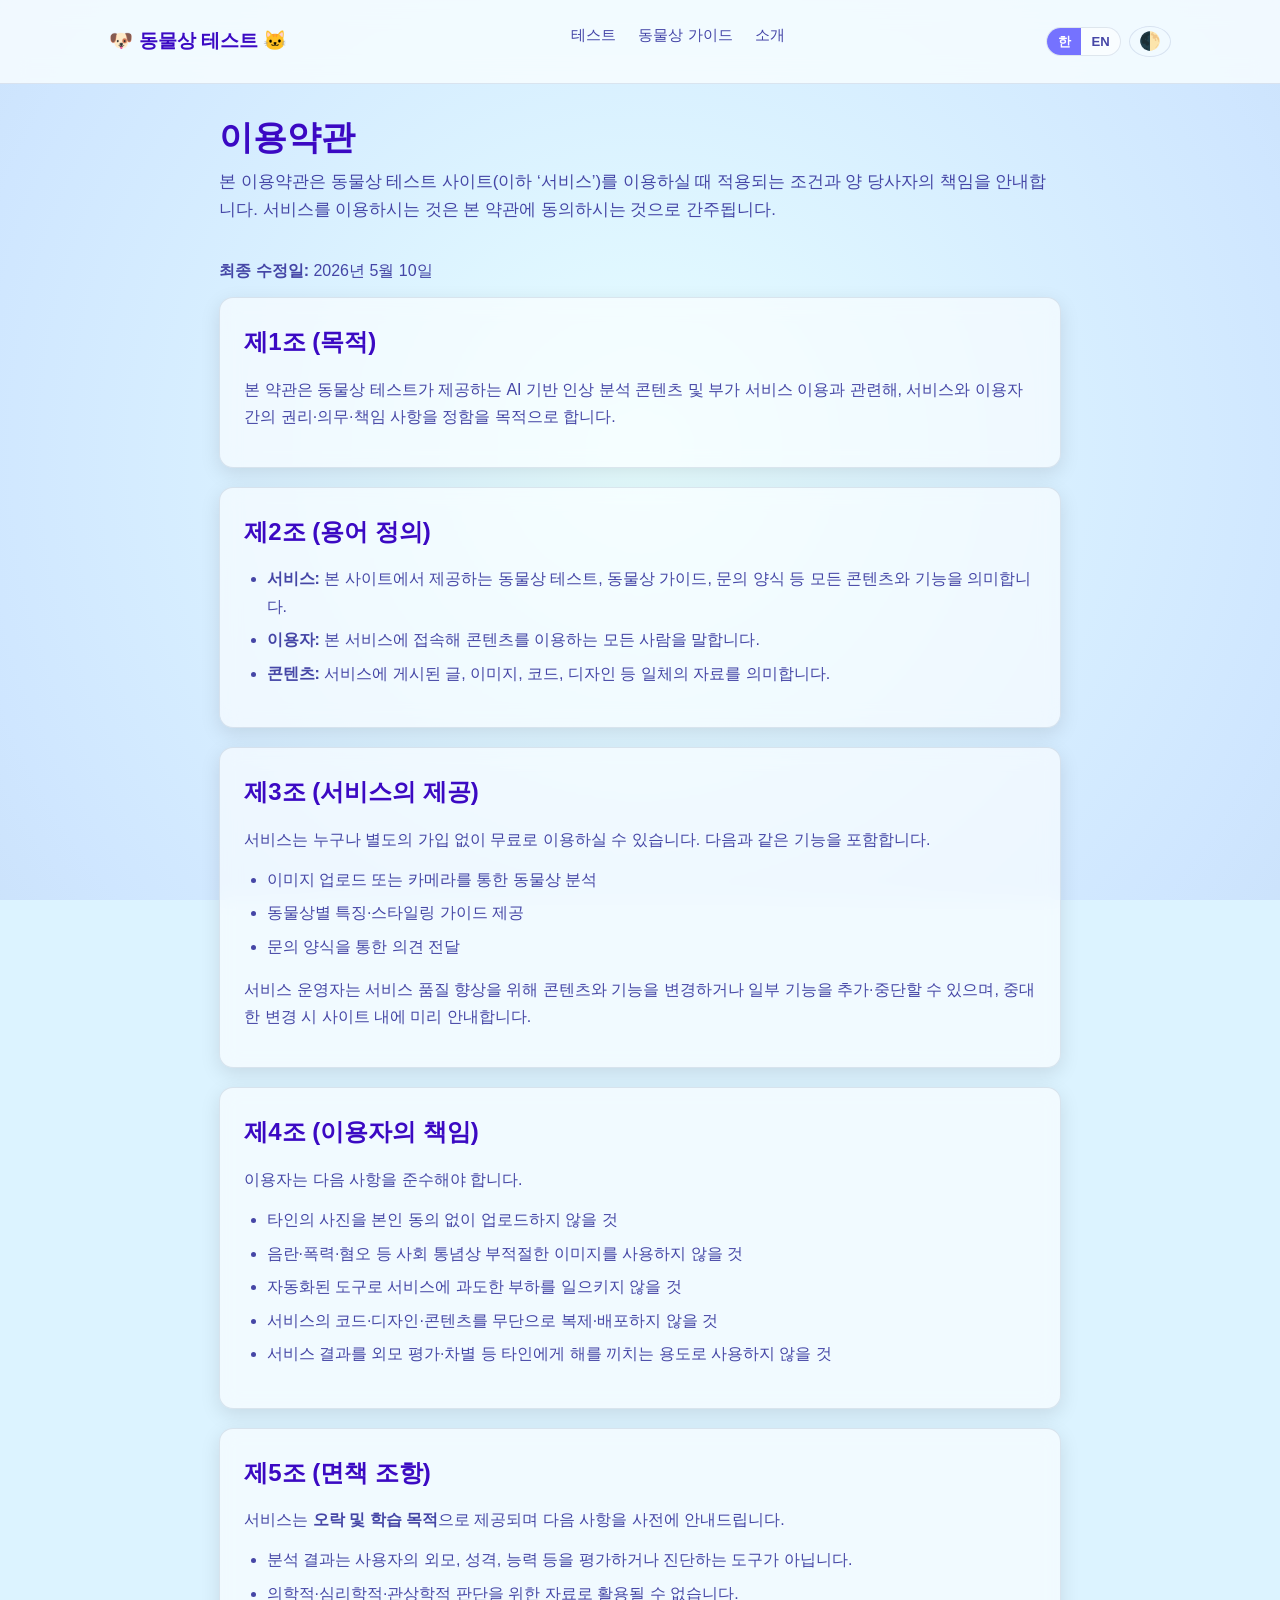
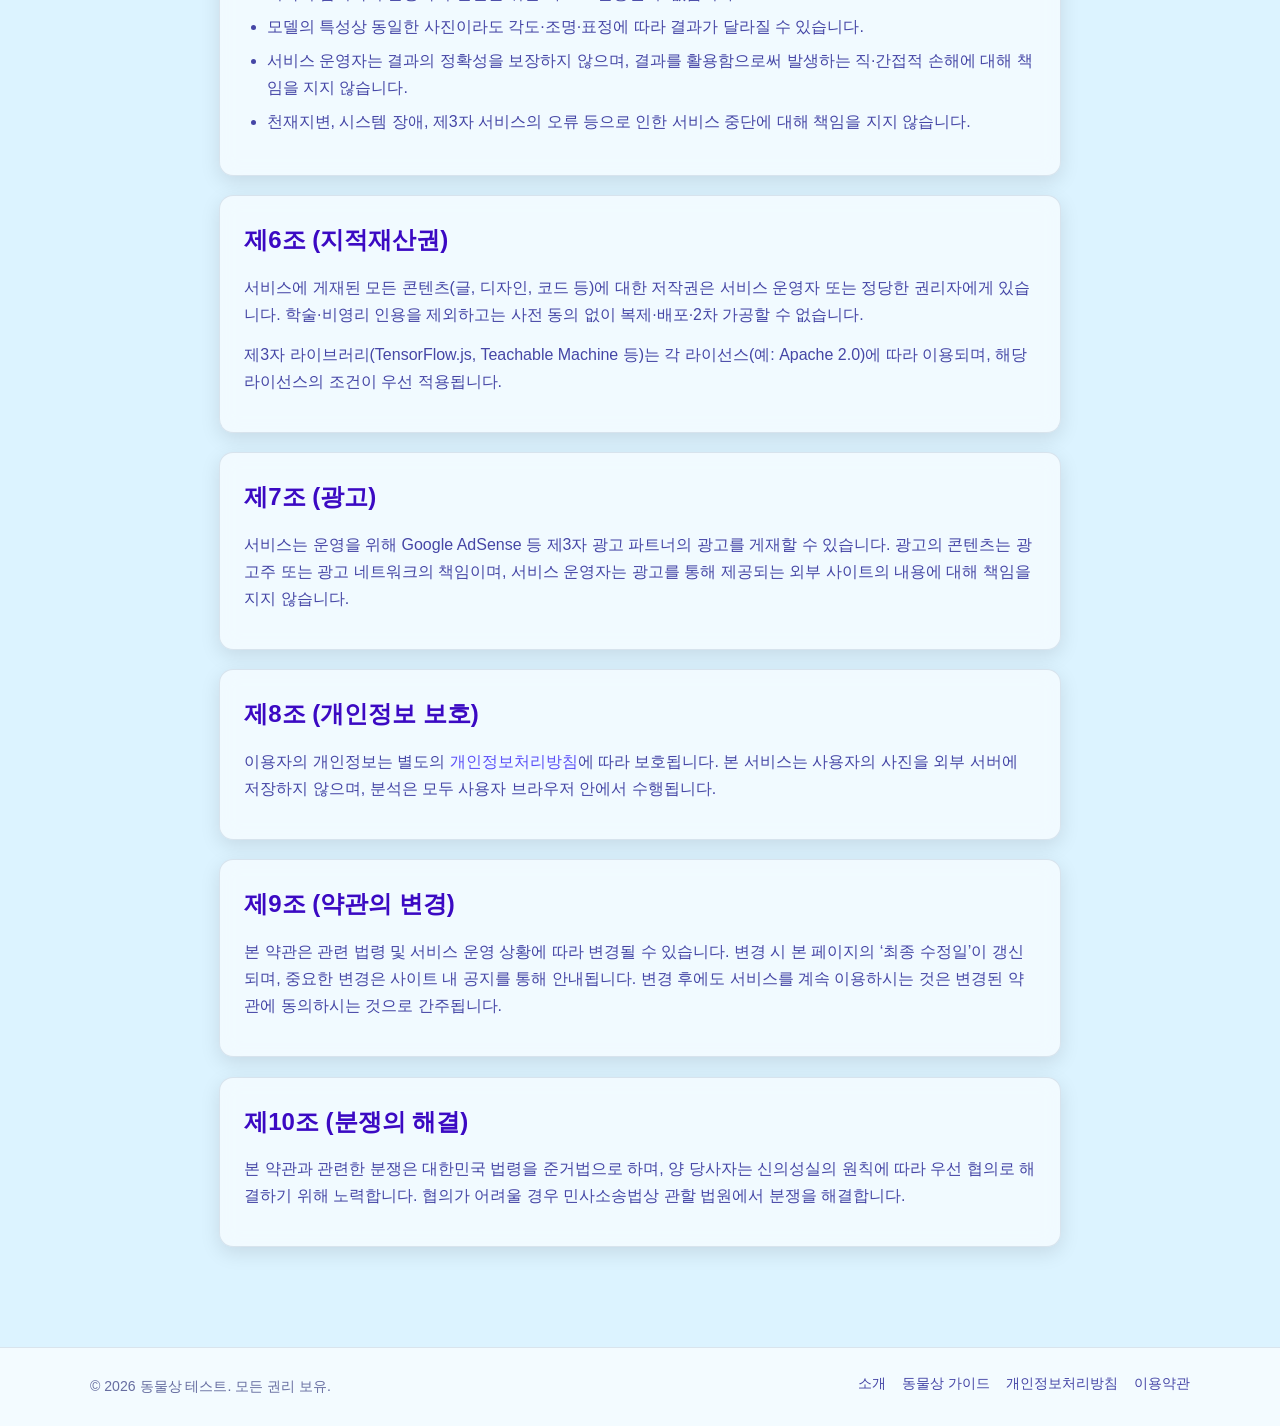
<file: terms.html>
<!DOCTYPE html>
<html lang="ko">
<head>
    <meta charset="UTF-8">
    <meta name="viewport" content="width=device-width, initial-scale=1.0">
    <title>이용약관 - 동물상 테스트</title>
    <meta name="title-ko" content="이용약관 - 동물상 테스트">
    <meta name="title-en" content="Terms of Service - Animal Face Test">
    <meta name="description" content="동물상 테스트 사이트의 이용약관. 서비스 목적, 사용자 책임, 면책조항 등을 안내합니다.">
    <meta name="robots" content="index, follow">
    <link rel="canonical" href="https://juangilblue.github.io/product-builder-lecture/terms.html">
    <meta name="google-adsense-account" content="ca-pub-4924318808009309">
    <!-- Google tag (gtag.js) -->
    <script async src="https://www.googletagmanager.com/gtag/js?id=G-Q1BQ98D4QX"></script>
    <script>
      window.dataLayer = window.dataLayer || [];
      function gtag(){dataLayer.push(arguments);}
      gtag('js', new Date());

      gtag('config', 'G-Q1BQ98D4QX');
    </script>
    <script type="text/javascript">
        (function(c,l,a,r,i,t,y){
            c[a]=c[a]||function(){(c[a].q=c[a].q||[]).push(arguments)};
            t=l.createElement(r);t.async=1;t.src="https://www.clarity.ms/tag/"+i;
            y=l.getElementsByTagName(r)[0];y.parentNode.insertBefore(t,y);
        })(window, document, "clarity", "script", "wqffegjokr");
    </script>
    <link rel="icon" href="data:image/svg+xml,%3Csvg xmlns='http://www.w3.org/2000/svg' viewBox='0 0 100 100'%3E%3Ctext y='.9em' font-size='90'%3E🐶%3C/text%3E%3C/svg%3E">
    <script async src="https://pagead2.googlesyndication.com/pagead/js/adsbygoogle.js?client=ca-pub-4924318808009309"
         crossorigin="anonymous"></script>
    <link rel="stylesheet" href="style.css">
    <script src="theme.js"></script>
    <script src="i18n.js"></script>
</head>
<body>
    <header class="site-header">
        <div class="nav-wrapper">
            <a href="./" class="brand">🐶 <span data-lang="ko">동물상 테스트</span><span data-lang="en">Animal Face Test</span> 🐱</a>
            <ul class="nav-links">
                <li><a href="./"><span data-lang="ko">테스트</span><span data-lang="en">Test</span></a></li>
                <li><a href="./guide.html"><span data-lang="ko">동물상 가이드</span><span data-lang="en">Guide</span></a></li>
                <li><a href="./about.html"><span data-lang="ko">소개</span><span data-lang="en">About</span></a></li>
            </ul>
            <div class="header-tools">
                <div class="lang-toggle" role="group" aria-label="Language">
                    <button class="lang-btn" data-lang-set="ko">한</button>
                    <button class="lang-btn" data-lang-set="en">EN</button>
                </div>
                <button id="theme-toggle"
                    aria-label="다크 모드 전환"
                    data-ko-aria-label="다크 모드 전환"
                    data-en-aria-label="Toggle dark mode">🌓</button>
            </div>
        </div>
    </header>

    <main>
        <h1 class="page-title" data-lang="ko">이용약관</h1>
        <h1 class="page-title" data-lang="en">Terms of Service</h1>
        <p class="page-lead" data-lang="ko">본 이용약관은 동물상 테스트 사이트(이하 ‘서비스’)를 이용하실 때 적용되는 조건과 양 당사자의 책임을 안내합니다. 서비스를 이용하시는 것은 본 약관에 동의하시는 것으로 간주됩니다.</p>
        <p class="page-lead" data-lang="en">These Terms outline the conditions for using the Animal Face Test site (the "Service") and the responsibilities of both parties. By using the Service, you agree to these Terms.</p>
        <p>
            <span data-lang="ko"><strong>최종 수정일:</strong> 2026년 5월 10일</span>
            <span data-lang="en"><strong>Last updated:</strong> May 10, 2026</span>
        </p>

        <section class="card" data-lang="ko">
            <h2>제1조 (목적)</h2>
            <p>본 약관은 동물상 테스트가 제공하는 AI 기반 인상 분석 콘텐츠 및 부가 서비스 이용과 관련해, 서비스와 이용자 간의 권리·의무·책임 사항을 정함을 목적으로 합니다.</p>
        </section>
        <section class="card" data-lang="en">
            <h2>Article 1 (Purpose)</h2>
            <p>These Terms set forth the rights, duties, and responsibilities between the Service and its users in relation to the AI-powered face impression analysis and related features provided by Animal Face Test.</p>
        </section>

        <section class="card" data-lang="ko">
            <h2>제2조 (용어 정의)</h2>
            <ul>
                <li><strong>서비스:</strong> 본 사이트에서 제공하는 동물상 테스트, 동물상 가이드, 문의 양식 등 모든 콘텐츠와 기능을 의미합니다.</li>
                <li><strong>이용자:</strong> 본 서비스에 접속해 콘텐츠를 이용하는 모든 사람을 말합니다.</li>
                <li><strong>콘텐츠:</strong> 서비스에 게시된 글, 이미지, 코드, 디자인 등 일체의 자료를 의미합니다.</li>
            </ul>
        </section>
        <section class="card" data-lang="en">
            <h2>Article 2 (Definitions)</h2>
            <ul>
                <li><strong>Service:</strong> All content and features offered on this Site, including the test, guide, and contact form.</li>
                <li><strong>User:</strong> Any person who accesses the Site and uses its content.</li>
                <li><strong>Content:</strong> All materials published on the Service, including text, images, code, and design.</li>
            </ul>
        </section>

        <section class="card" data-lang="ko">
            <h2>제3조 (서비스의 제공)</h2>
            <p>서비스는 누구나 별도의 가입 없이 무료로 이용하실 수 있습니다. 다음과 같은 기능을 포함합니다.</p>
            <ul>
                <li>이미지 업로드 또는 카메라를 통한 동물상 분석</li>
                <li>동물상별 특징·스타일링 가이드 제공</li>
                <li>문의 양식을 통한 의견 전달</li>
            </ul>
            <p>서비스 운영자는 서비스 품질 향상을 위해 콘텐츠와 기능을 변경하거나 일부 기능을 추가·중단할 수 있으며, 중대한 변경 시 사이트 내에 미리 안내합니다.</p>
        </section>
        <section class="card" data-lang="en">
            <h2>Article 3 (Service Description)</h2>
            <p>The Service is free and available to anyone without sign-up. It includes:</p>
            <ul>
                <li>Animal-face analysis via image upload or camera</li>
                <li>Style and feature guides for each impression</li>
                <li>A contact form for feedback</li>
            </ul>
            <p>The Service operator may change content, add features, or pause features to improve quality. Major changes will be announced through the Site in advance.</p>
        </section>

        <section class="card" data-lang="ko">
            <h2>제4조 (이용자의 책임)</h2>
            <p>이용자는 다음 사항을 준수해야 합니다.</p>
            <ul>
                <li>타인의 사진을 본인 동의 없이 업로드하지 않을 것</li>
                <li>음란·폭력·혐오 등 사회 통념상 부적절한 이미지를 사용하지 않을 것</li>
                <li>자동화된 도구로 서비스에 과도한 부하를 일으키지 않을 것</li>
                <li>서비스의 코드·디자인·콘텐츠를 무단으로 복제·배포하지 않을 것</li>
                <li>서비스 결과를 외모 평가·차별 등 타인에게 해를 끼치는 용도로 사용하지 않을 것</li>
            </ul>
        </section>
        <section class="card" data-lang="en">
            <h2>Article 4 (User Responsibilities)</h2>
            <p>Users must:</p>
            <ul>
                <li>Not upload another person's photo without their consent</li>
                <li>Not use obscene, violent, or hateful images that are inappropriate by general social standards</li>
                <li>Not use automation to place undue load on the Service</li>
                <li>Not copy or distribute the Service's code, design, or content without permission</li>
                <li>Not use results to demean others, including for appearance-based judgment or discrimination</li>
            </ul>
        </section>

        <section class="card" data-lang="ko">
            <h2>제5조 (면책 조항)</h2>
            <p>서비스는 <strong>오락 및 학습 목적</strong>으로 제공되며 다음 사항을 사전에 안내드립니다.</p>
            <ul>
                <li>분석 결과는 사용자의 외모, 성격, 능력 등을 평가하거나 진단하는 도구가 아닙니다.</li>
                <li>의학적·심리학적·관상학적 판단을 위한 자료로 활용될 수 없습니다.</li>
                <li>모델의 특성상 동일한 사진이라도 각도·조명·표정에 따라 결과가 달라질 수 있습니다.</li>
                <li>서비스 운영자는 결과의 정확성을 보장하지 않으며, 결과를 활용함으로써 발생하는 직·간접적 손해에 대해 책임을 지지 않습니다.</li>
                <li>천재지변, 시스템 장애, 제3자 서비스의 오류 등으로 인한 서비스 중단에 대해 책임을 지지 않습니다.</li>
            </ul>
        </section>
        <section class="card" data-lang="en">
            <h2>Article 5 (Disclaimer)</h2>
            <p>The Service is provided for <strong>entertainment and learning purposes</strong>. Please note:</p>
            <ul>
                <li>The result is not a tool to assess or diagnose your appearance, personality, or abilities.</li>
                <li>It cannot be used for medical, psychological, or physiognomic judgment.</li>
                <li>Due to the nature of the model, results may change with angle, lighting, or expression for the same photo.</li>
                <li>The Service operator does not guarantee accuracy and is not liable for direct or indirect damages arising from use of the result.</li>
                <li>The operator is not liable for service interruptions caused by force majeure, system failures, or third-party service errors.</li>
            </ul>
        </section>

        <section class="card" data-lang="ko">
            <h2>제6조 (지적재산권)</h2>
            <p>서비스에 게재된 모든 콘텐츠(글, 디자인, 코드 등)에 대한 저작권은 서비스 운영자 또는 정당한 권리자에게 있습니다. 학술·비영리 인용을 제외하고는 사전 동의 없이 복제·배포·2차 가공할 수 없습니다.</p>
            <p>제3자 라이브러리(TensorFlow.js, Teachable Machine 등)는 각 라이선스(예: Apache 2.0)에 따라 이용되며, 해당 라이선스의 조건이 우선 적용됩니다.</p>
        </section>
        <section class="card" data-lang="en">
            <h2>Article 6 (Intellectual Property)</h2>
            <p>Copyright in all content on the Service (text, design, code, etc.) belongs to the Service operator or the rightful holder. Except for academic or non-commercial citations, no copying, distribution, or derivative works are permitted without prior consent.</p>
            <p>Third-party libraries (TensorFlow.js, Teachable Machine, etc.) are used under their respective licenses (such as Apache 2.0), whose terms take precedence.</p>
        </section>

        <section class="card" data-lang="ko">
            <h2>제7조 (광고)</h2>
            <p>서비스는 운영을 위해 Google AdSense 등 제3자 광고 파트너의 광고를 게재할 수 있습니다. 광고의 콘텐츠는 광고주 또는 광고 네트워크의 책임이며, 서비스 운영자는 광고를 통해 제공되는 외부 사이트의 내용에 대해 책임을 지지 않습니다.</p>
        </section>
        <section class="card" data-lang="en">
            <h2>Article 7 (Advertising)</h2>
            <p>The Service may display ads from third-party partners such as Google AdSense to support its operation. Ad content is the responsibility of the advertiser or ad network. The Service operator is not responsible for the content of external sites linked through ads.</p>
        </section>

        <section class="card" data-lang="ko">
            <h2>제8조 (개인정보 보호)</h2>
            <p>이용자의 개인정보는 별도의 <a href="./privacy.html">개인정보처리방침</a>에 따라 보호됩니다. 본 서비스는 사용자의 사진을 외부 서버에 저장하지 않으며, 분석은 모두 사용자 브라우저 안에서 수행됩니다.</p>
        </section>
        <section class="card" data-lang="en">
            <h2>Article 8 (Privacy)</h2>
            <p>User privacy is protected under our separate <a href="./privacy.html">Privacy Policy</a>. The Service does not store user images on any server, and analysis runs entirely inside the user's browser.</p>
        </section>

        <section class="card" data-lang="ko">
            <h2>제9조 (약관의 변경)</h2>
            <p>본 약관은 관련 법령 및 서비스 운영 상황에 따라 변경될 수 있습니다. 변경 시 본 페이지의 ‘최종 수정일’이 갱신되며, 중요한 변경은 사이트 내 공지를 통해 안내됩니다. 변경 후에도 서비스를 계속 이용하시는 것은 변경된 약관에 동의하시는 것으로 간주됩니다.</p>
        </section>
        <section class="card" data-lang="en">
            <h2>Article 9 (Changes to These Terms)</h2>
            <p>These Terms may change as relevant laws or service operations evolve. Changes will be reflected by updating the "Last updated" date on this page; major changes will be announced through a Site notice. Continued use of the Service after changes constitutes acceptance of the updated Terms.</p>
        </section>

        <section class="card" data-lang="ko">
            <h2>제10조 (분쟁의 해결)</h2>
            <p>본 약관과 관련한 분쟁은 대한민국 법령을 준거법으로 하며, 양 당사자는 신의성실의 원칙에 따라 우선 협의로 해결하기 위해 노력합니다. 협의가 어려울 경우 민사소송법상 관할 법원에서 분쟁을 해결합니다.</p>
        </section>
        <section class="card" data-lang="en">
            <h2>Article 10 (Dispute Resolution)</h2>
            <p>These Terms are governed by the laws of the Republic of Korea. Both parties shall make good-faith efforts to resolve disputes through discussion. If resolution is not possible, disputes shall be settled in the court with jurisdiction under the Civil Procedure Act.</p>
        </section>
    </main>

    <footer class="site-footer">
        <div class="footer-wrapper">
            <div>
                <span data-lang="ko">© 2026 동물상 테스트. 모든 권리 보유.</span>
                <span data-lang="en">© 2026 Animal Face Test. All rights reserved.</span>
            </div>
            <ul class="footer-links">
                <li><a href="./about.html"><span data-lang="ko">소개</span><span data-lang="en">About</span></a></li>
                <li><a href="./guide.html"><span data-lang="ko">동물상 가이드</span><span data-lang="en">Guide</span></a></li>
                <li><a href="./privacy.html"><span data-lang="ko">개인정보처리방침</span><span data-lang="en">Privacy Policy</span></a></li>
                <li><a href="./terms.html"><span data-lang="ko">이용약관</span><span data-lang="en">Terms of Service</span></a></li>
            </ul>
        </div>
    </footer>
</body>
</html>
</file>
<file: style.css>
:root {
    --bg-color: oklch(95.59% .042 250.39);
    --bg-gradient: radial-gradient(circle, oklch(98.59% .042 250.39) 0%, oklch(90.59% .042 250.39) 100%);
    --container-bg: oklch(99.59% .002 250.39 / .7);
    --card-bg: oklch(100% 0 0 / .6);
    --text-color: oklch(40% .24 278);
    --text-soft: oklch(45% .15 278);
    --text-muted: oklch(55% .08 278);
    --btn-bg: oklch(65% .24 278);
    --btn-bg-secondary: oklch(80% .1 278);
    --shadow-color: oklch(0% 0 0 / .1);
    --border-color: oklch(70% .04 250 / .25);
    --bar-track: oklch(85% .04 250);
    --header-bg: oklch(99% .01 250 / .85);
    --link-color: oklch(55% .24 278);
}

body.dark-mode {
    --bg-color: oklch(20% .04 250);
    --bg-gradient: radial-gradient(circle, oklch(25% .04 250) 0%, oklch(15% .04 250) 100%);
    --container-bg: oklch(30% .04 250 / .5);
    --card-bg: oklch(28% .04 250 / .5);
    --text-color: oklch(92% .04 250);
    --text-soft: oklch(85% .04 250);
    --text-muted: oklch(70% .04 250);
    --btn-bg: oklch(60% .2 270);
    --btn-bg-secondary: oklch(40% .08 250);
    --shadow-color: oklch(0% 0 0 / .5);
    --border-color: oklch(50% .04 250 / .3);
    --bar-track: oklch(35% .04 250);
    --header-bg: oklch(22% .04 250 / .9);
    --link-color: oklch(80% .15 270);
}

* {
    box-sizing: border-box;
    margin: 0;
    padding: 0;
}

html {
    scroll-behavior: smooth;
}

body {
    font-family: -apple-system, BlinkMacSystemFont, "Segoe UI", "Apple SD Gothic Neo", "Malgun Gothic", Roboto, Helvetica, Arial, sans-serif;
    min-height: 100vh;
    background-color: var(--bg-color);
    background-image: var(--bg-gradient);
    background-attachment: fixed;
    color: var(--text-color);
    line-height: 1.7;
    transition: background-color 0.3s ease, color 0.3s ease;
}

a {
    color: var(--link-color);
    text-decoration: none;
}
a:hover { text-decoration: underline; }

img { max-width: 100%; height: auto; }

.hidden { display: none !important; }

/* ------- i18n ------- */
html[lang="ko"] [data-lang="en"],
html[lang="en"] [data-lang="ko"] {
    display: none !important;
}

.lang-toggle {
    display: inline-flex;
    border: 1px solid var(--border-color);
    border-radius: 50px;
    overflow: hidden;
    background-color: var(--container-bg);
}

.lang-btn {
    background: none;
    border: none;
    padding: 0.3rem 0.65rem;
    font-size: 0.82rem;
    cursor: pointer;
    color: var(--text-soft);
    font-weight: 600;
    transition: background 0.2s ease, color 0.2s ease;
}

.lang-btn.active {
    background-color: var(--btn-bg);
    color: white;
}

.lang-btn:not(.active):hover {
    background-color: var(--border-color);
    color: var(--text-color);
}

.header-tools {
    display: flex;
    align-items: center;
    gap: 0.5rem;
}

/* ------- Header & Nav ------- */
.site-header {
    position: sticky;
    top: 0;
    z-index: 100;
    background-color: var(--header-bg);
    backdrop-filter: blur(12px);
    border-bottom: 1px solid var(--border-color);
}

.nav-wrapper {
    max-width: 1100px;
    margin: 0 auto;
    padding: 0.8rem 1.2rem;
    display: flex;
    align-items: center;
    justify-content: space-between;
    gap: 1rem;
}

.brand {
    font-size: 1.2rem;
    font-weight: 700;
    color: var(--text-color);
    white-space: nowrap;
}
.brand:hover { text-decoration: none; opacity: 0.85; }

.nav-links {
    display: flex;
    gap: 1.2rem;
    list-style: none;
    flex-wrap: wrap;
    align-items: center;
}

.nav-links a {
    color: var(--text-soft);
    font-size: 0.95rem;
    padding: 0.3rem 0.1rem;
    border-bottom: 2px solid transparent;
    transition: border-color 0.2s ease, color 0.2s ease;
}
.nav-links a:hover,
.nav-links a.active {
    color: var(--text-color);
    border-bottom-color: var(--btn-bg);
    text-decoration: none;
}

#theme-toggle {
    background: none;
    border: 1px solid var(--border-color);
    font-size: 1.1rem;
    cursor: pointer;
    padding: 0.35rem 0.55rem;
    border-radius: 50%;
    line-height: 1;
    color: var(--text-color);
    transition: background 0.2s ease;
}
#theme-toggle:hover { background: var(--border-color); }

/* ------- Layout ------- */
main {
    max-width: 880px;
    margin: 0 auto;
    padding: 2rem 1.2rem 3rem;
}

.page-title {
    font-size: 2.1rem;
    color: var(--text-color);
    margin-bottom: 0.5rem;
    line-height: 1.3;
}

.page-lead {
    font-size: 1.05rem;
    color: var(--text-soft);
    margin-bottom: 2rem;
}

section {
    margin-bottom: 2.5rem;
}

h2 {
    font-size: 1.5rem;
    color: var(--text-color);
    margin-bottom: 0.8rem;
    margin-top: 0;
}

h3 {
    font-size: 1.15rem;
    color: var(--text-color);
    margin: 1.2rem 0 0.5rem;
}

p {
    color: var(--text-soft);
    margin-bottom: 0.8rem;
}

ul, ol {
    color: var(--text-soft);
    margin: 0.5rem 0 1rem 1.4rem;
}

li { margin-bottom: 0.4rem; }

.card {
    background-color: var(--card-bg);
    border: 1px solid var(--border-color);
    border-radius: 14px;
    padding: 1.5rem;
    backdrop-filter: blur(10px);
    box-shadow: 0 6px 20px var(--shadow-color);
    margin-bottom: 1.2rem;
}

.two-col {
    display: grid;
    grid-template-columns: repeat(auto-fit, minmax(260px, 1fr));
    gap: 1rem;
}

/* ------- Hero / Test ------- */
.hero {
    text-align: center;
    margin-bottom: 2rem;
}

.hero h1 {
    font-size: 2.4rem;
    color: var(--text-color);
    margin-bottom: 0.5rem;
}

.hero .subtitle {
    color: var(--text-soft);
    font-size: 1.05rem;
}

.test-card {
    background-color: var(--card-bg);
    border: 1px solid var(--border-color);
    border-radius: 16px;
    padding: 1.8rem 1.5rem;
    backdrop-filter: blur(12px);
    box-shadow: 0 10px 30px var(--shadow-color);
    margin-bottom: 2rem;
}

.loading {
    color: var(--text-soft);
    padding: 2rem;
    text-align: center;
    font-size: 1rem;
}

.mode-buttons {
    display: flex;
    gap: 0.5rem;
    margin-bottom: 1.2rem;
    justify-content: center;
    flex-wrap: wrap;
}

.mode-btn {
    padding: 0.55rem 1.1rem;
    background-color: var(--btn-bg-secondary);
    color: var(--text-color);
    border: 1px solid var(--border-color);
    border-radius: 50px;
    cursor: pointer;
    font-size: 0.95rem;
    transition: all 0.2s ease;
}

.mode-btn.active {
    background-color: var(--btn-bg);
    color: white;
    border-color: transparent;
}

.input-section { margin-bottom: 1.2rem; }

.upload-area {
    display: flex;
    align-items: center;
    justify-content: center;
    border: 2px dashed var(--border-color);
    border-radius: 12px;
    padding: 1.5rem;
    cursor: pointer;
    transition: all 0.2s ease;
    min-height: 220px;
    overflow: hidden;
    background-color: var(--container-bg);
}

.upload-area:hover,
.upload-area.dragover {
    border-color: var(--btn-bg);
    transform: translateY(-2px);
}

.upload-placeholder { color: var(--text-soft); text-align: center; }
.upload-icon { font-size: 3rem; margin-bottom: 0.5rem; }
.upload-hint { font-size: 0.85rem; margin-top: 0.3rem; opacity: 0.7; }

#preview-img {
    max-width: 100%;
    max-height: 320px;
    border-radius: 8px;
    object-fit: contain;
}

#webcam-container {
    display: flex;
    justify-content: center;
    margin-bottom: 1rem;
    min-height: 200px;
}

#webcam-container canvas {
    border-radius: 12px;
    max-width: 100%;
}

#webcam-section { text-align: center; }

.webcam-buttons {
    display: flex;
    flex-wrap: wrap;
    justify-content: center;
    gap: 0.6rem;
    margin-top: 1rem;
}

.action-btn {
    padding: 0.75rem 1.4rem;
    font-size: 1rem;
    color: white;
    background-color: var(--btn-bg);
    border: none;
    border-radius: 50px;
    cursor: pointer;
    transition: all 0.2s ease;
    box-shadow: 0 5px 15px var(--shadow-color);
}

.action-btn:hover { transform: translateY(-2px); opacity: 0.95; }

.result-section {
    padding: 1.2rem;
    background-color: var(--container-bg);
    border-radius: 12px;
    border: 1px solid var(--border-color);
    margin-top: 1rem;
}

#verdict {
    font-size: 1.4rem;
    color: var(--text-color);
    margin-bottom: 1rem;
    line-height: 1.6;
    text-align: center;
}

.verdict-desc {
    font-size: 0.95rem;
    opacity: 0.85;
    font-weight: normal;
    color: var(--text-soft);
}

.result-bars { display: flex; flex-direction: column; gap: 0.7rem; }

.result-bar-label {
    display: flex;
    justify-content: space-between;
    color: var(--text-soft);
    font-size: 0.95rem;
    margin-bottom: 0.3rem;
}

.result-bar-pct { font-weight: bold; color: var(--text-color); }

.result-bar-track {
    width: 100%;
    height: 10px;
    background-color: var(--bar-track);
    border-radius: 5px;
    overflow: hidden;
}

.result-bar-fill {
    height: 100%;
    background: linear-gradient(90deg, var(--btn-bg), oklch(70% .2 320));
    border-radius: 5px;
    transition: width 0.4s ease;
}

/* ------- Share buttons ------- */
.share-section {
    margin-top: 1.4rem;
    padding-top: 1.2rem;
    border-top: 1px dashed var(--border-color);
    text-align: center;
}

.share-title {
    font-size: 0.95rem;
    color: var(--text-soft);
    margin-bottom: 0.8rem;
    font-weight: 600;
}

.share-buttons {
    display: flex;
    flex-wrap: wrap;
    justify-content: center;
    gap: 0.5rem;
}

.share-btn {
    padding: 0.55rem 1rem;
    font-size: 0.9rem;
    color: var(--text-color);
    background-color: var(--container-bg);
    border: 1px solid var(--border-color);
    border-radius: 30px;
    cursor: pointer;
    transition: all 0.15s ease;
    display: inline-flex;
    align-items: center;
    gap: 0.35rem;
}

.share-btn:hover {
    transform: translateY(-1px);
    border-color: var(--btn-bg);
    color: var(--btn-bg);
}

.share-twitter:hover { color: #1d9bf0; border-color: #1d9bf0; }
.share-facebook:hover { color: #1877f2; border-color: #1877f2; }

.share-toast {
    margin-top: 0.9rem;
    padding: 0.55rem 1rem;
    background-color: var(--btn-bg);
    color: white;
    border-radius: 30px;
    font-size: 0.9rem;
    display: inline-block;
    animation: toast-fade 2.2s ease;
}

@keyframes toast-fade {
    0% { opacity: 0; transform: translateY(6px); }
    15%, 85% { opacity: 1; transform: translateY(0); }
    100% { opacity: 0; transform: translateY(-4px); }
}

/* ------- Feature lists ------- */
.feature-list {
    list-style: none;
    margin-left: 0;
}
.feature-list li {
    padding: 0.6rem 0 0.6rem 1.6rem;
    position: relative;
    color: var(--text-soft);
    border-bottom: 1px dashed var(--border-color);
}
.feature-list li:last-child { border-bottom: none; }
.feature-list li::before {
    content: "✦";
    position: absolute;
    left: 0;
    color: var(--btn-bg);
    font-weight: bold;
}

/* ------- FAQ ------- */
.faq-item {
    border-bottom: 1px solid var(--border-color);
    padding: 0.8rem 0;
}
.faq-item summary {
    cursor: pointer;
    font-weight: 600;
    color: var(--text-color);
    list-style: none;
    padding: 0.4rem 0;
    position: relative;
    padding-right: 1.5rem;
}
.faq-item summary::-webkit-details-marker { display: none; }
.faq-item summary::after {
    content: "+";
    position: absolute;
    right: 0.2rem;
    top: 0.4rem;
    font-size: 1.2rem;
    color: var(--btn-bg);
    transition: transform 0.2s ease;
}
.faq-item[open] summary::after {
    content: "−";
}
.faq-item p {
    margin-top: 0.5rem;
    color: var(--text-soft);
}

/* ------- Contact form ------- */
.contact-form {
    display: flex;
    flex-direction: column;
    gap: 0.8rem;
    max-width: 460px;
}
.contact-form input,
.contact-form textarea {
    width: 100%;
    padding: 0.8rem;
    border-radius: 8px;
    border: 1px solid var(--border-color);
    background-color: var(--container-bg);
    color: var(--text-color);
    font-family: inherit;
    font-size: 0.95rem;
}
.contact-form textarea { height: 110px; resize: vertical; }
.contact-form button {
    align-self: flex-start;
    padding: 0.7rem 1.3rem;
    background-color: var(--btn-bg);
    color: white;
    border: none;
    border-radius: 8px;
    cursor: pointer;
    font-weight: 600;
}
.contact-form button:hover { opacity: 0.9; }

/* ------- Footer ------- */
.site-footer {
    border-top: 1px solid var(--border-color);
    background-color: var(--header-bg);
    padding: 1.5rem 1.2rem;
    margin-top: 2rem;
}
.footer-wrapper {
    max-width: 1100px;
    margin: 0 auto;
    display: flex;
    flex-wrap: wrap;
    gap: 1rem;
    justify-content: space-between;
    align-items: center;
    color: var(--text-muted);
    font-size: 0.88rem;
}
.footer-links {
    display: flex;
    gap: 1rem;
    flex-wrap: wrap;
    list-style: none;
    margin: 0;
}
.footer-links a { color: var(--text-soft); }

/* ------- Disclaimer ------- */
.disclaimer {
    background-color: oklch(95% .05 80 / .4);
    border-left: 4px solid oklch(75% .15 80);
    padding: 0.8rem 1rem;
    border-radius: 6px;
    color: var(--text-soft);
    font-size: 0.92rem;
    margin: 1rem 0;
}
body.dark-mode .disclaimer {
    background-color: oklch(35% .04 80 / .4);
    border-left-color: oklch(70% .15 80);
}

/* ------- Mobile ------- */
@media (max-width: 768px) {
    .nav-wrapper {
        padding: 0.7rem 0.9rem;
        flex-wrap: wrap;
        gap: 0.5rem;
    }
    .brand { font-size: 1.05rem; flex: 1; }
    .nav-links {
        order: 3;
        width: 100%;
        justify-content: center;
        gap: 0.9rem;
        padding-top: 0.3rem;
        border-top: 1px dashed var(--border-color);
        margin-top: 0.2rem;
    }
    .nav-links a { font-size: 0.88rem; padding: 0.35rem 0.2rem; }
    .header-tools { gap: 0.4rem; }
    #theme-toggle { padding: 0.3rem 0.5rem; font-size: 1rem; }

    main { padding: 1.3rem 0.9rem 2rem; }
    section { margin-bottom: 1.8rem; }

    .hero { margin-bottom: 1.5rem; }
    .hero h1 { font-size: 1.7rem; line-height: 1.3; }
    .hero .subtitle { font-size: 0.95rem; line-height: 1.5; }
    .page-title { font-size: 1.55rem; }
    .page-lead { font-size: 0.95rem; }

    h2 { font-size: 1.3rem; }
    h3 { font-size: 1.05rem; }

    .test-card { padding: 1.2rem 0.9rem; border-radius: 14px; }

    .mode-buttons { gap: 0.4rem; }
    .mode-btn {
        flex: 1;
        max-width: 200px;
        padding: 0.6rem 0.8rem;
        font-size: 0.9rem;
        min-height: 44px;
    }

    .upload-area {
        min-height: 180px;
        padding: 1.2rem 0.8rem;
    }
    .upload-icon { font-size: 2.4rem; }
    .upload-placeholder p { font-size: 0.95rem; }

    #preview-img { max-height: 260px; }

    #webcam-container { min-height: 0; }
    #webcam-container canvas {
        width: 100%;
        max-width: 320px;
        height: auto;
    }

    .webcam-buttons { flex-direction: column; align-items: stretch; }
    .action-btn {
        padding: 0.8rem 1.2rem;
        font-size: 0.95rem;
        width: 100%;
        min-height: 44px;
    }

    .result-section { padding: 1rem 0.9rem; }
    #verdict { font-size: 1.2rem; line-height: 1.5; }
    .verdict-desc { font-size: 0.9rem; }
    .result-bar-label { font-size: 0.88rem; }

    .share-section { margin-top: 1.2rem; padding-top: 1rem; }
    .share-title { font-size: 0.9rem; }
    .share-buttons { gap: 0.4rem; }
    .share-btn {
        padding: 0.55rem 0.85rem;
        font-size: 0.85rem;
        min-height: 40px;
    }

    .card { padding: 1.1rem; }
    .two-col { grid-template-columns: 1fr; gap: 0.8rem; }

    .faq-item summary { font-size: 0.95rem; }
    .faq-item p { font-size: 0.92rem; }

    .contact-form input,
    .contact-form textarea { font-size: 1rem; }
    .contact-form button { width: 100%; padding: 0.85rem; min-height: 44px; }

    .site-footer { padding: 1.2rem 0.9rem; }
    .footer-wrapper {
        flex-direction: column;
        text-align: center;
        gap: 0.7rem;
    }
    .footer-links { justify-content: center; gap: 0.8rem 1rem; }
}

@media (max-width: 400px) {
    .nav-links { gap: 0.6rem; }
    .nav-links a { font-size: 0.83rem; }
    .lang-btn { padding: 0.3rem 0.55rem; font-size: 0.78rem; }
    .hero h1 { font-size: 1.5rem; }
    .hero .subtitle { font-size: 0.9rem; }
    h2 { font-size: 1.2rem; }
    .test-card { padding: 1rem 0.7rem; }
    .mode-btn { padding: 0.55rem 0.6rem; font-size: 0.85rem; }
    #verdict { font-size: 1.1rem; }
    .share-btn { padding: 0.5rem 0.7rem; font-size: 0.82rem; }
    .disclaimer { font-size: 0.85rem; padding: 0.7rem 0.85rem; }
}
</file>
